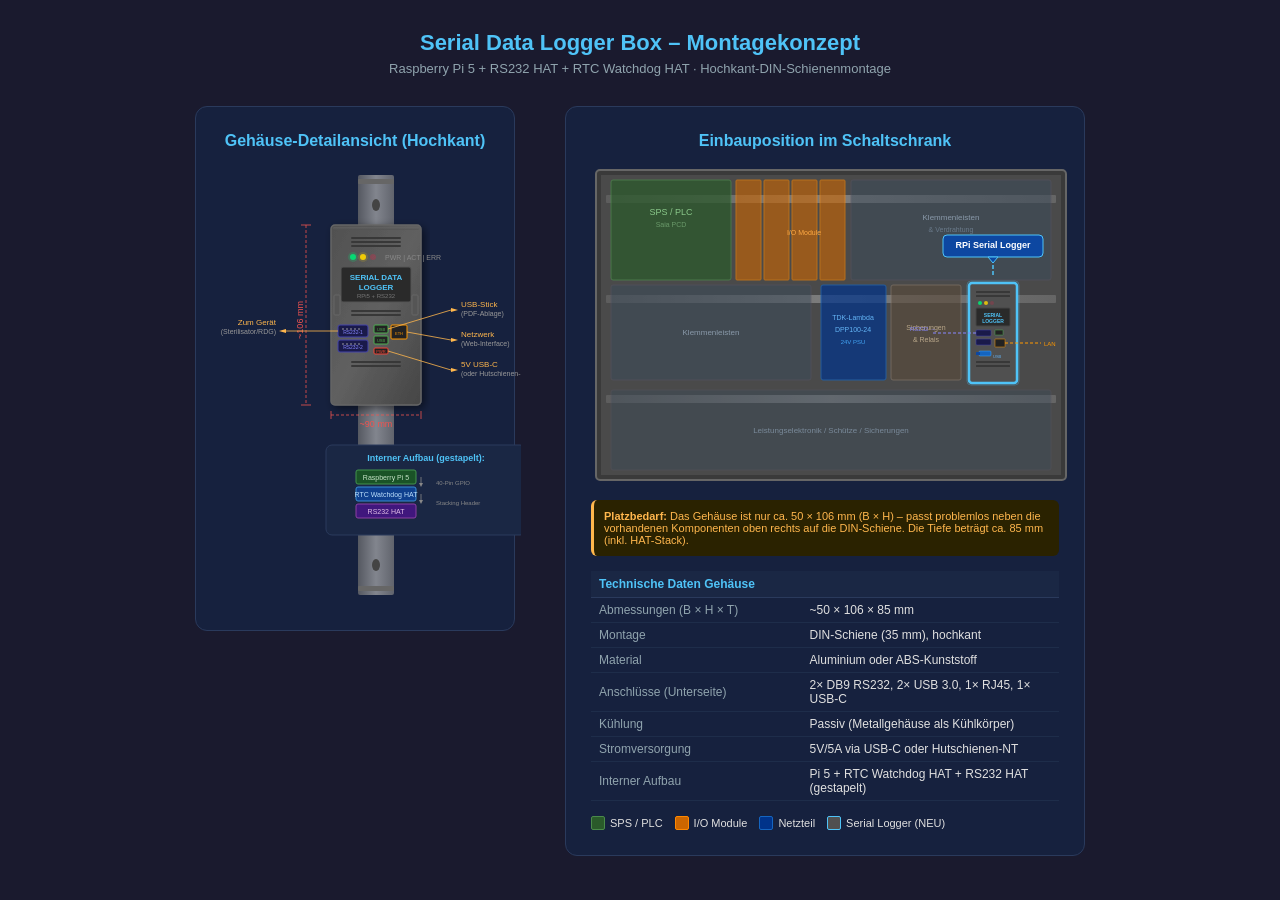
<file: reference/RaspberryPi_DINRail_Konzept.html>
<!DOCTYPE html>
<html lang="de">
<head>
<meta charset="UTF-8">
<title>Raspberry Pi Serial Logger – DIN-Schienen-Montage</title>
<style>
* { margin: 0; padding: 0; box-sizing: border-box; }
body { background: #1a1a2e; font-family: 'Segoe UI', Arial, sans-serif; color: #e0e0e0; min-height: 100vh; display: flex; flex-direction: column; align-items: center; padding: 30px; }
h1 { font-size: 22px; color: #4fc3f7; margin-bottom: 5px; }
.subtitle { font-size: 13px; color: #90a4ae; margin-bottom: 30px; }

.container { display: flex; gap: 50px; flex-wrap: wrap; justify-content: center; align-items: flex-start; }

.panel { background: #16213e; border-radius: 12px; padding: 25px; border: 1px solid #2a3a5c; }
.panel h2 { font-size: 16px; color: #4fc3f7; margin-bottom: 15px; text-align: center; }

/* === VERTICAL BOX DETAIL VIEW === */
.box-detail { width: 320px; }
.box-container { position: relative; margin: 0 auto; width: 100px; }

.din-rail-v {
  position: absolute; left: 50%; transform: translateX(-50%);
  width: 42px; height: 420px; top: 0;
  background: linear-gradient(90deg, #8a8a8a, #c0c0c0, #a0a0a0);
  border-radius: 2px; z-index: 0;
  box-shadow: 2px 2px 8px rgba(0,0,0,0.5);
}
.din-rail-v::before, .din-rail-v::after {
  content: ''; position: absolute; width: 42px; height: 6px;
  background: linear-gradient(90deg, #707070, #999, #808080);
  border-radius: 1px;
}
.din-rail-v::before { top: 4px; }
.din-rail-v::after { bottom: 4px; }

.enclosure {
  position: relative; z-index: 1;
  width: 90px; height: 160px; margin: 30px auto 0;
  background: linear-gradient(135deg, #3a3a3a, #4a4a4a, #3a3a3a);
  border: 2px solid #555;
  border-radius: 4px;
  box-shadow: 3px 3px 12px rgba(0,0,0,0.6), inset 0 1px 0 rgba(255,255,255,0.1);
  display: flex; flex-direction: column; align-items: center; padding: 6px;
}

.vent-slots { display: flex; flex-direction: column; gap: 2px; margin-top: 4px; }
.vent-slot { width: 50px; height: 2px; background: #2a2a2a; border-radius: 1px; }

.label-area {
  background: #2a2a2a; border: 1px solid #555; border-radius: 2px;
  width: 70px; height: 30px; margin-top: 6px;
  display: flex; align-items: center; justify-content: center;
  font-size: 7px; color: #4fc3f7; text-align: center; line-height: 1.2;
}

.led-row { display: flex; gap: 6px; margin-top: 6px; }
.led { width: 5px; height: 5px; border-radius: 50%; }
.led-green { background: #00e676; box-shadow: 0 0 6px #00e676; }
.led-yellow { background: #ffd600; box-shadow: 0 0 6px #ffd600; }
.led-red { background: #ff1744; box-shadow: 0 0 4px #ff174466; opacity: 0.3; }

.port-area {
  margin-top: auto; width: 100%;
  display: flex; flex-direction: column; gap: 3px; align-items: center;
}

.port {
  width: 60px; height: 10px; background: #222;
  border: 1px solid #555; border-radius: 2px;
  display: flex; align-items: center; justify-content: center;
  font-size: 5px; color: #999;
}
.port-usb { width: 14px; height: 6px; background: #222; border: 1px solid #555; border-radius: 1px; }
.port-rj45 { width: 16px; height: 12px; background: #222; border: 1px solid #555; border-radius: 1px; }

.bottom-ports {
  display: flex; gap: 4px; margin-top: 2px; align-items: flex-end;
}

/* Connector labels */
.connector-label {
  position: absolute; font-size: 9px; color: #90a4ae;
  white-space: nowrap;
}

.enclosure-wrapper { position: relative; width: 260px; height: 420px; margin: 0 auto; }

.conn-left { left: -5px; transform: translateX(-100%); }
.conn-right { right: -5px; transform: translateX(100%); }

.conn-line {
  position: absolute; height: 1px; background: #4fc3f7; opacity: 0.5;
}

/* Arrow annotations */
.annotation {
  position: absolute; font-size: 9px; color: #ffb74d;
  display: flex; align-items: center; gap: 4px;
}
.arrow-line { width: 30px; height: 1px; background: #ffb74d; }

/* Dimensions */
.dim-v, .dim-h {
  position: absolute; font-size: 10px; color: #ef5350;
  display: flex; align-items: center;
}
.dim-line-v { width: 1px; background: #ef5350; opacity: 0.6; }
.dim-line-h { height: 1px; background: #ef5350; opacity: 0.6; }

/* === CABINET VIEW === */
.cabinet-view { width: 520px; }
.cabinet-img-container {
  position: relative; width: 480px; height: 320px;
  background: url('data:image/svg+xml,') #2a2a2a;
  border: 2px solid #444; border-radius: 6px; overflow: hidden;
}

/* Simplified cabinet drawing */
.cabinet-svg { width: 100%; height: 100%; }

/* Specs table */
.specs { margin-top: 15px; width: 100%; }
.specs table { width: 100%; border-collapse: collapse; font-size: 12px; }
.specs th { text-align: left; padding: 6px 8px; background: #1a2744; color: #4fc3f7; border-bottom: 1px solid #2a3a5c; }
.specs td { padding: 5px 8px; border-bottom: 1px solid #1e2d4a; }
.specs td:first-child { color: #90a4ae; width: 45%; }

.legend { margin-top: 15px; display: flex; flex-wrap: wrap; gap: 12px; font-size: 11px; }
.legend-item { display: flex; align-items: center; gap: 5px; }
.legend-color { width: 14px; height: 14px; border-radius: 2px; border: 1px solid #555; }

.note { margin-top: 15px; font-size: 11px; color: #ffb74d; background: #2a2200; padding: 10px; border-radius: 6px; border-left: 3px solid #ffb74d; }

/* Bottom section */
.exploded-view { margin-top: 30px; width: 100%; max-width: 900px; }
</style>
</head>
<body>

<h1>Serial Data Logger Box – Montagekonzept</h1>
<p class="subtitle">Raspberry Pi 5 + RS232 HAT + RTC Watchdog HAT · Hochkant-DIN-Schienenmontage</p>

<div class="container">

<!-- LEFT: Detailed vertical box -->
<div class="panel box-detail">
  <h2>Gehäuse-Detailansicht (Hochkant)</h2>

  <svg width="300" height="440" viewBox="0 0 300 440" style="display:block; margin:0 auto;">
    <!-- DIN Rail vertical -->
    <defs>
      <linearGradient id="railGrad" x1="0" y1="0" x2="1" y2="0">
        <stop offset="0%" stop-color="#707070"/>
        <stop offset="50%" stop-color="#b0b0b0"/>
        <stop offset="100%" stop-color="#808080"/>
      </linearGradient>
      <linearGradient id="caseGrad" x1="0" y1="0" x2="1" y2="1">
        <stop offset="0%" stop-color="#505050"/>
        <stop offset="50%" stop-color="#606060"/>
        <stop offset="100%" stop-color="#454545"/>
      </linearGradient>
      <linearGradient id="caseTop" x1="0" y1="0" x2="0" y2="1">
        <stop offset="0%" stop-color="#686868"/>
        <stop offset="100%" stop-color="#505050"/>
      </linearGradient>
      <filter id="shadow">
        <feDropShadow dx="3" dy="3" stdDeviation="4" flood-opacity="0.5"/>
      </filter>
    </defs>

    <!-- DIN Rail -->
    <rect x="137" y="10" width="36" height="420" rx="2" fill="url(#railGrad)" opacity="0.7"/>
    <rect x="137" y="14" width="36" height="5" rx="1" fill="#666"/>
    <rect x="137" y="421" width="36" height="5" rx="1" fill="#666"/>
    <!-- Rail holes -->
    <ellipse cx="155" cy="40" rx="4" ry="6" fill="#444"/>
    <ellipse cx="155" cy="400" rx="4" ry="6" fill="#444"/>

    <!-- Enclosure body -->
    <rect x="110" y="60" width="90" height="180" rx="4" fill="url(#caseGrad)" filter="url(#shadow)" stroke="#666" stroke-width="1.5"/>
    <!-- Top highlight -->
    <rect x="112" y="62" width="86" height="3" rx="1" fill="url(#caseTop)" opacity="0.6"/>

    <!-- Vent slots top -->
    <rect x="130" y="72" width="50" height="2" rx="1" fill="#383838"/>
    <rect x="130" y="76" width="50" height="2" rx="1" fill="#383838"/>
    <rect x="130" y="80" width="50" height="2" rx="1" fill="#383838"/>

    <!-- Status LEDs -->
    <circle cx="132" cy="92" r="3" fill="#00e676" opacity="0.9"/>
    <circle cx="132" cy="92" r="5" fill="#00e676" opacity="0.2"/>
    <circle cx="142" cy="92" r="3" fill="#ffd600" opacity="0.9"/>
    <circle cx="142" cy="92" r="5" fill="#ffd600" opacity="0.15"/>
    <circle cx="152" cy="92" r="3" fill="#ff1744" opacity="0.25"/>
    <text x="164" y="95" font-size="7" fill="#888">PWR | ACT | ERR</text>

    <!-- Label area -->
    <rect x="120" y="102" width="70" height="35" rx="2" fill="#2a2a2a" stroke="#555"/>
    <text x="155" y="115" text-anchor="middle" font-size="8" fill="#4fc3f7" font-weight="bold">SERIAL DATA</text>
    <text x="155" y="125" text-anchor="middle" font-size="8" fill="#4fc3f7" font-weight="bold">LOGGER</text>
    <text x="155" y="133" text-anchor="middle" font-size="6" fill="#777">RPi5 + RS232</text>

    <!-- Vent slots middle -->
    <rect x="130" y="145" width="50" height="2" rx="1" fill="#383838"/>
    <rect x="130" y="149" width="50" height="2" rx="1" fill="#383838"/>

    <!-- DIN Rail clip indicators -->
    <rect x="113" y="130" width="6" height="20" rx="1" fill="#555" stroke="#666"/>
    <rect x="191" y="130" width="6" height="20" rx="1" fill="#555" stroke="#666"/>

    <!-- Bottom connectors -->
    <!-- RS232 Port 1 (DB9) -->
    <rect x="117" y="160" width="30" height="12" rx="2" fill="#1a1a4a" stroke="#4444aa"/>
    <text x="132" y="169" text-anchor="middle" font-size="5" fill="#8888ff">RS232-1</text>
    <!-- Small pin dots -->
    <circle cx="122" cy="164" r="0.8" fill="#aaa"/>
    <circle cx="126" cy="164" r="0.8" fill="#aaa"/>
    <circle cx="130" cy="164" r="0.8" fill="#aaa"/>
    <circle cx="134" cy="164" r="0.8" fill="#aaa"/>
    <circle cx="138" cy="164" r="0.8" fill="#aaa"/>

    <!-- RS232 Port 2 (DB9) -->
    <rect x="117" y="175" width="30" height="12" rx="2" fill="#1a1a4a" stroke="#4444aa"/>
    <text x="132" y="184" text-anchor="middle" font-size="5" fill="#8888ff">RS232-2</text>
    <circle cx="122" cy="179" r="0.8" fill="#aaa"/>
    <circle cx="126" cy="179" r="0.8" fill="#aaa"/>
    <circle cx="130" cy="179" r="0.8" fill="#aaa"/>
    <circle cx="134" cy="179" r="0.8" fill="#aaa"/>
    <circle cx="138" cy="179" r="0.8" fill="#aaa"/>

    <!-- USB ports -->
    <rect x="153" y="160" width="14" height="8" rx="1" fill="#222" stroke="#4caf50"/>
    <text x="160" y="166" text-anchor="middle" font-size="4" fill="#4caf50">USB</text>

    <rect x="153" y="171" width="14" height="8" rx="1" fill="#222" stroke="#4caf50"/>
    <text x="160" y="177" text-anchor="middle" font-size="4" fill="#4caf50">USB</text>

    <!-- Ethernet -->
    <rect x="170" y="160" width="16" height="14" rx="1" fill="#222" stroke="#ff9800"/>
    <text x="178" y="170" text-anchor="middle" font-size="4" fill="#ff9800">ETH</text>

    <!-- USB-C Power -->
    <rect x="153" y="183" width="14" height="6" rx="1" fill="#222" stroke="#f44336"/>
    <text x="160" y="188" text-anchor="middle" font-size="4" fill="#f44336">PWR</text>

    <!-- Vent slots bottom -->
    <rect x="130" y="196" width="50" height="2" rx="1" fill="#383838"/>
    <rect x="130" y="200" width="50" height="2" rx="1" fill="#383838"/>

    <!-- Dimension arrows -->
    <!-- Height -->
    <line x1="85" y1="60" x2="85" y2="240" stroke="#ef5350" stroke-width="0.8" stroke-dasharray="3,2"/>
    <line x1="80" y1="60" x2="90" y2="60" stroke="#ef5350" stroke-width="0.8"/>
    <line x1="80" y1="240" x2="90" y2="240" stroke="#ef5350" stroke-width="0.8"/>
    <text x="82" y="155" text-anchor="middle" font-size="9" fill="#ef5350" transform="rotate(-90,82,155)">~106 mm</text>

    <!-- Width -->
    <line x1="110" y1="250" x2="200" y2="250" stroke="#ef5350" stroke-width="0.8" stroke-dasharray="3,2"/>
    <line x1="110" y1="246" x2="110" y2="254" stroke="#ef5350" stroke-width="0.8"/>
    <line x1="200" y1="246" x2="200" y2="254" stroke="#ef5350" stroke-width="0.8"/>
    <text x="155" y="262" text-anchor="middle" font-size="9" fill="#ef5350">~90 mm</text>

    <!-- Annotations -->
    <!-- RS232 arrow -->
    <line x1="117" y1="166" x2="65" y2="166" stroke="#ffb74d" stroke-width="0.8"/>
    <polygon points="65,164 65,168 58,166" fill="#ffb74d"/>
    <text x="55" y="160" text-anchor="end" font-size="8" fill="#ffb74d">Zum Gerät</text>
    <text x="55" y="169" text-anchor="end" font-size="7" fill="#999">(Sterilisator/RDG)</text>

    <!-- USB Stick arrow -->
    <line x1="167" y1="164" x2="230" y2="145" stroke="#ffb74d" stroke-width="0.8"/>
    <polygon points="230,143 230,147 237,145" fill="#ffb74d"/>
    <text x="240" y="142" font-size="8" fill="#ffb74d">USB-Stick</text>
    <text x="240" y="151" font-size="7" fill="#999">(PDF-Ablage)</text>

    <!-- Ethernet arrow -->
    <line x1="186" y1="167" x2="230" y2="175" stroke="#ffb74d" stroke-width="0.8"/>
    <polygon points="230,173 230,177 237,175" fill="#ffb74d"/>
    <text x="240" y="172" font-size="8" fill="#ffb74d">Netzwerk</text>
    <text x="240" y="181" font-size="7" fill="#999">(Web-Interface)</text>

    <!-- Power arrow -->
    <line x1="167" y1="186" x2="230" y2="205" stroke="#ffb74d" stroke-width="0.8"/>
    <polygon points="230,203 230,207 237,205" fill="#ffb74d"/>
    <text x="240" y="202" font-size="8" fill="#ffb74d">5V USB-C</text>
    <text x="240" y="211" font-size="7" fill="#999">(oder Hutschienen-NT)</text>

    <!-- Internal stack label -->
    <rect x="105" y="280" width="200" height="90" rx="6" fill="#1a2744" stroke="#2a3a5c"/>
    <text x="205" y="296" text-anchor="middle" font-size="9" fill="#4fc3f7" font-weight="bold">Interner Aufbau (gestapelt):</text>

    <!-- Stack visualization -->
    <rect x="135" y="305" width="60" height="14" rx="2" fill="#1b5e20" stroke="#4caf50" opacity="0.8"/>
    <text x="165" y="315" text-anchor="middle" font-size="7" fill="#c8e6c9">Raspberry Pi 5</text>

    <rect x="135" y="322" width="60" height="14" rx="2" fill="#0d47a1" stroke="#42a5f5" opacity="0.8"/>
    <text x="165" y="332" text-anchor="middle" font-size="7" fill="#bbdefb">RTC Watchdog HAT</text>

    <rect x="135" y="339" width="60" height="14" rx="2" fill="#4a148c" stroke="#ab47bc" opacity="0.8"/>
    <text x="165" y="349" text-anchor="middle" font-size="7" fill="#e1bee7">RS232 HAT</text>

    <!-- Stacking arrows -->
    <line x1="200" y1="312" x2="200" y2="318" stroke="#888" stroke-width="0.8"/>
    <polygon points="198,318 202,318 200,322" fill="#888"/>
    <line x1="200" y1="329" x2="200" y2="335" stroke="#888" stroke-width="0.8"/>
    <polygon points="198,335 202,335 200,339" fill="#888"/>

    <text x="215" y="320" font-size="6" fill="#888">40-Pin GPIO</text>
    <text x="215" y="340" font-size="6" fill="#888">Stacking Header</text>

  </svg>
</div>

<!-- RIGHT: Cabinet placement -->
<div class="panel cabinet-view">
  <h2>Einbauposition im Schaltschrank</h2>

  <svg width="480" height="320" viewBox="0 0 480 320" style="display:block; margin:0 auto;">
    <!-- Cabinet outline -->
    <rect x="5" y="5" width="470" height="310" rx="4" fill="#3a3a3a" stroke="#666" stroke-width="2"/>

    <!-- Cabinet interior background -->
    <rect x="10" y="10" width="460" height="300" fill="#4a4a4a"/>

    <!-- DIN Rails (horizontal) -->
    <rect x="15" y="30" width="450" height="8" rx="1" fill="url(#railGrad)" opacity="0.5"/>
    <rect x="15" y="130" width="450" height="8" rx="1" fill="url(#railGrad)" opacity="0.5"/>
    <rect x="15" y="230" width="450" height="8" rx="1" fill="url(#railGrad)" opacity="0.5"/>

    <!-- TOP ROW: PLC and IO modules -->
    <!-- PLC area (left) -->
    <rect x="20" y="15" width="120" height="100" rx="2" fill="#2a5a2a" stroke="#4a8a4a" opacity="0.7"/>
    <text x="80" y="50" text-anchor="middle" font-size="9" fill="#8ac88a">SPS / PLC</text>
    <text x="80" y="62" text-anchor="middle" font-size="7" fill="#6a9a6a">Saia PCD</text>

    <!-- IO modules -->
    <rect x="145" y="15" width="25" height="100" rx="1" fill="#cc6600" stroke="#ff8800" opacity="0.6"/>
    <rect x="173" y="15" width="25" height="100" rx="1" fill="#cc6600" stroke="#ff8800" opacity="0.6"/>
    <rect x="201" y="15" width="25" height="100" rx="1" fill="#cc6600" stroke="#ff8800" opacity="0.6"/>
    <rect x="229" y="15" width="25" height="100" rx="1" fill="#cc6600" stroke="#ff8800" opacity="0.6"/>
    <text x="213" y="70" text-anchor="middle" font-size="7" fill="#ffaa44">I/O Module</text>

    <!-- Terminal blocks top row -->
    <rect x="260" y="15" width="200" height="100" rx="2" fill="#3a4a5a" stroke="#556" opacity="0.5"/>
    <text x="360" y="55" text-anchor="middle" font-size="8" fill="#8a9aaa">Klemmenleisten</text>
    <text x="360" y="67" text-anchor="middle" font-size="7" fill="#6a7a8a">& Verdrahtung</text>

    <!-- MIDDLE ROW -->
    <!-- Klemmen -->
    <rect x="20" y="120" width="200" height="95" rx="2" fill="#3a4a5a" stroke="#556" opacity="0.5"/>
    <text x="120" y="170" text-anchor="middle" font-size="8" fill="#8a9aaa">Klemmenleisten</text>

    <!-- Power supply -->
    <rect x="230" y="120" width="65" height="95" rx="2" fill="#00338a" stroke="#1565c0" opacity="0.7"/>
    <text x="262" y="155" text-anchor="middle" font-size="7" fill="#64b5f6">TDK-Lambda</text>
    <text x="262" y="167" text-anchor="middle" font-size="7" fill="#64b5f6">DPP100-24</text>
    <text x="262" y="179" text-anchor="middle" font-size="6" fill="#42a5f5">24V PSU</text>

    <!-- Safety relays / breakers -->
    <rect x="300" y="120" width="70" height="95" rx="2" fill="#5a4a3a" stroke="#8a7a6a" opacity="0.6"/>
    <text x="335" y="165" text-anchor="middle" font-size="7" fill="#baa88a">Sicherungen</text>
    <text x="335" y="177" text-anchor="middle" font-size="7" fill="#baa88a">& Relais</text>

    <!-- ========= RASPBERRY PI BOX - highlighted ========= -->
    <rect x="378" y="118" width="48" height="100" rx="3" fill="#505050" stroke="#4fc3f7" stroke-width="2.5"/>
    <!-- Glow effect -->
    <rect x="376" y="116" width="52" height="104" rx="4" fill="none" stroke="#4fc3f7" stroke-width="1" opacity="0.3"/>

    <!-- Box details -->
    <rect x="385" y="126" width="34" height="2" rx="0.5" fill="#383838"/>
    <rect x="385" y="130" width="34" height="2" rx="0.5" fill="#383838"/>
    <!-- LEDs -->
    <circle cx="389" cy="138" r="2" fill="#00e676" opacity="0.9"/>
    <circle cx="395" cy="138" r="2" fill="#ffd600" opacity="0.8"/>
    <circle cx="401" cy="138" r="2" fill="#ff1744" opacity="0.2"/>
    <!-- Label -->
    <rect x="385" y="143" width="34" height="18" rx="1" fill="#2a2a2a" stroke="#444"/>
    <text x="402" y="152" text-anchor="middle" font-size="5" fill="#4fc3f7" font-weight="bold">SERIAL</text>
    <text x="402" y="158" text-anchor="middle" font-size="5" fill="#4fc3f7" font-weight="bold">LOGGER</text>
    <!-- Ports bottom -->
    <rect x="385" y="165" width="15" height="6" rx="1" fill="#1a1a4a" stroke="#4444aa" stroke-width="0.5"/>
    <rect x="385" y="174" width="15" height="6" rx="1" fill="#1a1a4a" stroke="#4444aa" stroke-width="0.5"/>
    <rect x="404" y="165" width="8" height="5" rx="0.5" fill="#222" stroke="#4caf50" stroke-width="0.5"/>
    <rect x="404" y="174" width="10" height="8" rx="0.5" fill="#222" stroke="#ff9800" stroke-width="0.5"/>
    <!-- USB stick -->
    <rect x="388" y="186" width="12" height="5" rx="1" fill="#1565c0" stroke="#42a5f5" stroke-width="0.5"/>
    <rect x="385" y="187" width="4" height="3" rx="0.5" fill="#0d47a1"/>
    <text x="402" y="193" font-size="4" fill="#64b5f6">USB</text>

    <rect x="385" y="196" width="34" height="2" rx="0.5" fill="#383838"/>
    <rect x="385" y="200" width="34" height="2" rx="0.5" fill="#383838"/>

    <!-- Pointer/callout -->
    <line x1="402" y1="110" x2="402" y2="90" stroke="#4fc3f7" stroke-width="1.5" stroke-dasharray="4,2"/>
    <rect x="352" y="70" width="100" height="22" rx="4" fill="#0d47a1" stroke="#4fc3f7"/>
    <text x="402" y="83" text-anchor="middle" font-size="9" fill="#fff" font-weight="bold">RPi Serial Logger</text>
    <polygon points="397,92 407,92 402,98" fill="#0d47a1" stroke="#4fc3f7" stroke-width="1"/>

    <!-- Cable annotations -->
    <!-- Serial cable going left -->
    <line x1="385" y1="168" x2="340" y2="168" stroke="#8888ff" stroke-width="1" stroke-dasharray="3,2"/>
    <text x="345" y="166" text-anchor="end" font-size="6" fill="#8888ff">RS232 →</text>

    <!-- Ethernet cable -->
    <line x1="414" y1="178" x2="450" y2="178" stroke="#ff9800" stroke-width="1" stroke-dasharray="3,2"/>
    <text x="453" y="181" font-size="6" fill="#ff9800">LAN</text>

    <!-- BOTTOM ROW -->
    <rect x="20" y="225" width="440" height="80" rx="2" fill="#3a4a5a" stroke="#556" opacity="0.4"/>
    <text x="240" y="268" text-anchor="middle" font-size="8" fill="#7a8a9a">Leistungselektronik / Schütze / Sicherungen</text>

  </svg>

  <div class="note">
    <strong>Platzbedarf:</strong> Das Gehäuse ist nur ca. 50 × 106 mm (B × H) – passt problemlos neben die vorhandenen Komponenten oben rechts auf die DIN-Schiene. Die Tiefe beträgt ca. 85 mm (inkl. HAT-Stack).
  </div>

  <div class="specs">
    <table>
      <tr><th colspan="2">Technische Daten Gehäuse</th></tr>
      <tr><td>Abmessungen (B × H × T)</td><td>~50 × 106 × 85 mm</td></tr>
      <tr><td>Montage</td><td>DIN-Schiene (35 mm), hochkant</td></tr>
      <tr><td>Material</td><td>Aluminium oder ABS-Kunststoff</td></tr>
      <tr><td>Anschlüsse (Unterseite)</td><td>2× DB9 RS232, 2× USB 3.0, 1× RJ45, 1× USB-C</td></tr>
      <tr><td>Kühlung</td><td>Passiv (Metallgehäuse als Kühlkörper)</td></tr>
      <tr><td>Stromversorgung</td><td>5V/5A via USB-C oder Hutschienen-NT</td></tr>
      <tr><td>Interner Aufbau</td><td>Pi 5 + RTC Watchdog HAT + RS232 HAT (gestapelt)</td></tr>
    </table>
  </div>

  <div class="legend">
    <div class="legend-item"><div class="legend-color" style="background:#2a5a2a; border-color:#4a8a4a;"></div>SPS / PLC</div>
    <div class="legend-item"><div class="legend-color" style="background:#cc6600; border-color:#ff8800;"></div>I/O Module</div>
    <div class="legend-item"><div class="legend-color" style="background:#00338a; border-color:#1565c0;"></div>Netzteil</div>
    <div class="legend-item"><div class="legend-color" style="background:#505050; border-color:#4fc3f7;"></div>Serial Logger (NEU)</div>
  </div>
</div>

</div>

</body>
</html>
</file>
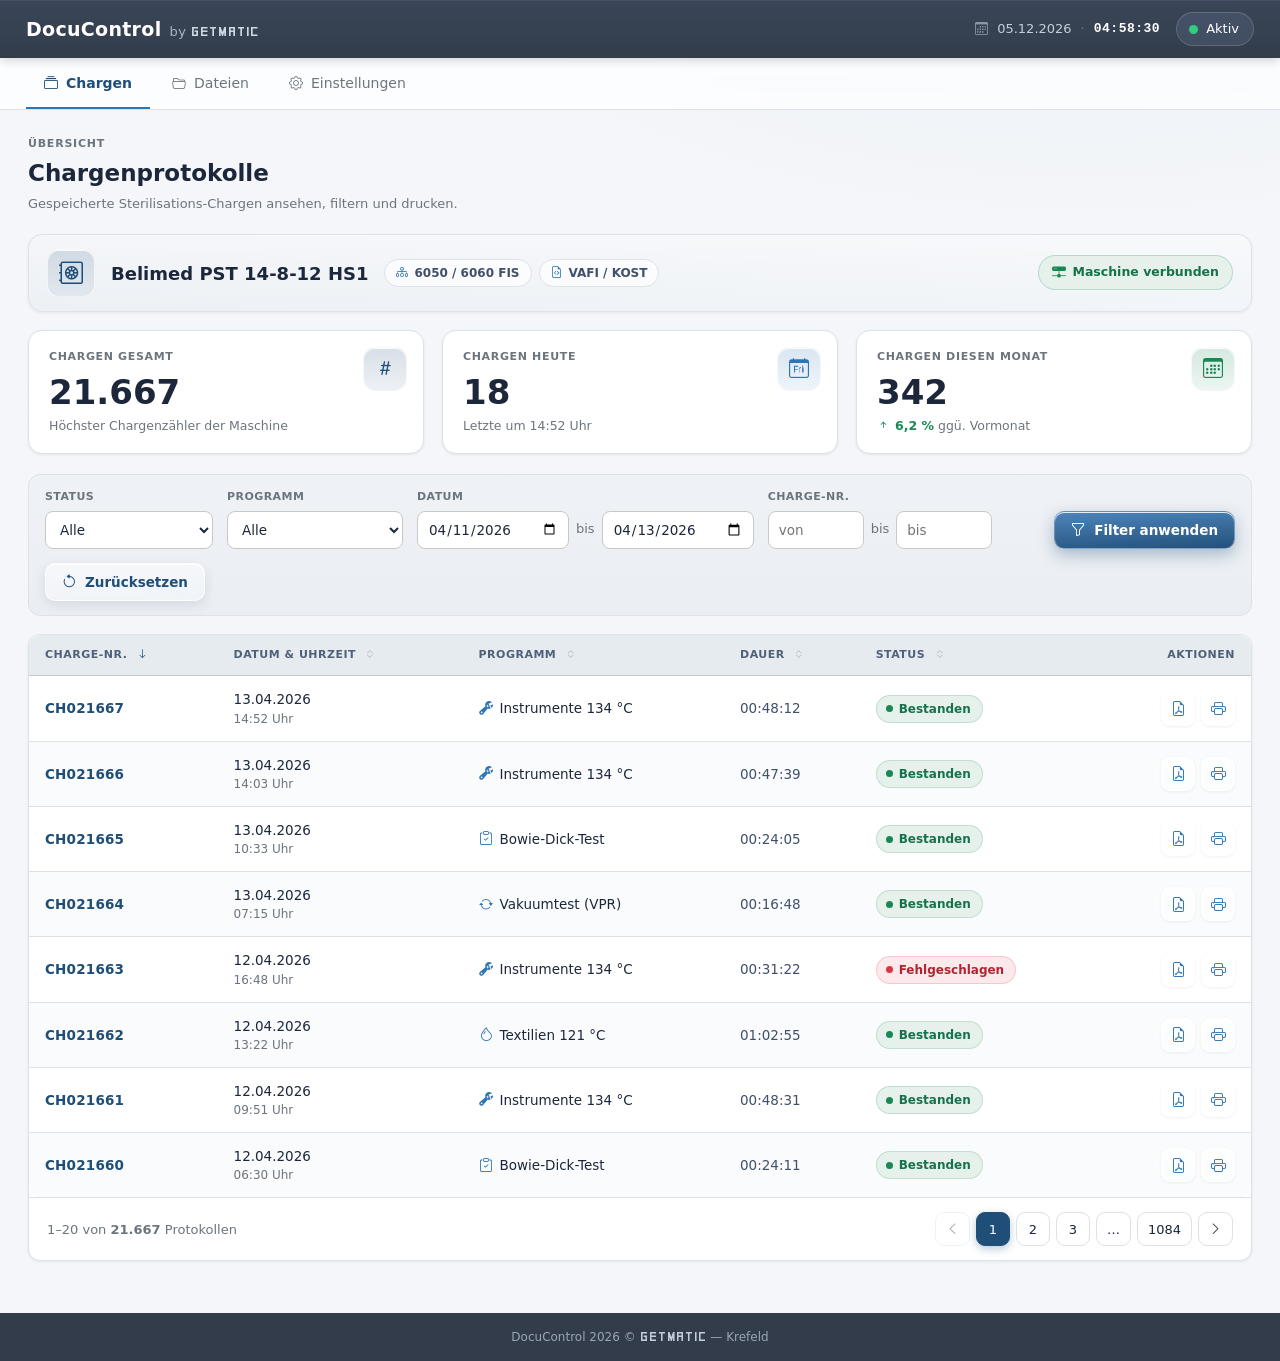
<file: reference/design_handoff_docucontrol_v3/DocuControl Dashboard v3.html>
<!DOCTYPE html>
<!-- @dsCard group="Brand" name="DocuControl Dashboard" subtitle="v3 — Chargen-Fokus, Dateien (TotalCommander), Einstellungen mit Sub-Tabs + Live Monitor, Liquid-Glass" -->
<html lang="de">
<head>
<meta charset="UTF-8">
<meta name="viewport" content="width=device-width, initial-scale=1.0">
<title>DocuControl 2026 — Dashboard</title>
<link href="https://cdn.jsdelivr.net/npm/bootstrap-icons@1.11.2/font/bootstrap-icons.css" rel="stylesheet">
<link href="colors_and_type.css" rel="stylesheet">
<link href="app/docucontrol.css" rel="stylesheet">
</head>
<body>

  <!-- ================= TOPBAR ================= -->
  <div class="topbar">
    <div class="brand">
      <span class="logo">DocuControl<span class="by">by <b>GeTmatic</b></span></span>
    </div>
    <div class="topbar-right">
      <span class="topbar-clock"><i class="bi bi-calendar3"></i> <span id="barDate">—</span><span class="sepdot">·</span><span class="bartime" id="barTime">--:--:--</span></span>
      <span class="conn-badge online" id="connBadge" title="Gerät betriebsbereit">
        <span class="dot"></span><span id="connText">Aktiv</span>
      </span>
    </div>
  </div>

  <!-- ================= NAV ================= -->
  <nav class="navstrip">
    <div class="tab active" data-view="dashboard"><i class="bi bi-collection"></i> Chargen</div>
    <div class="tab" data-view="dateien"><i class="bi bi-folder2-open"></i> Dateien</div>
    <div class="tab" data-view="einstellungen"><i class="bi bi-gear"></i> Einstellungen</div>
  </nav>

  <!-- ===================== DASHBOARD / CHARGEN ===================== -->
  <main class="page view active" id="view-dashboard" data-screen-label="Chargen">
    <div class="page-head">
      <div>
        <div class="over">Übersicht</div>
        <h1>Chargenprotokolle</h1>
        <div class="lede">Gespeicherte Sterilisations-Chargen ansehen, filtern und drucken.</div>
      </div>
    </div>

    <div class="machine-bar">
      <div class="mb-icon"><i class="bi bi-safe2"></i></div>
      <div class="mb-main">
        <div class="mb-name">Belimed PST 14-8-12 HS1</div>
      </div>
      <div class="mb-chips">
        <span class="chip"><i class="bi bi-diagram-3"></i> 6050 / 6060 FIS</span>
        <span class="chip"><i class="bi bi-file-earmark-code"></i> VAFI / KOST</span>
      </div>
      <span class="mb-status"><i class="bi bi-hdd-network-fill"></i> Maschine verbunden</span>
    </div>

    <div class="stat-row">
      <div class="stat">
        <div class="icon-tile navy"><i class="bi bi-hash"></i></div>
        <div class="label">Chargen gesamt</div>
        <div class="big">21.667</div>
        <div class="sub">Höchster Chargenzähler der Maschine</div>
      </div>
      <div class="stat">
        <div class="icon-tile blue"><i class="bi bi-calendar-day"></i></div>
        <div class="label">Chargen heute</div>
        <div class="big">18</div>
        <div class="sub">Letzte um 14:52 Uhr</div>
      </div>
      <div class="stat">
        <div class="icon-tile green"><i class="bi bi-calendar3"></i></div>
        <div class="label">Chargen diesen Monat</div>
        <div class="big">342</div>
        <div class="sub"><span class="trend up"><i class="bi bi-arrow-up-short"></i> 6,2 %</span> ggü. Vormonat</div>
      </div>
    </div>

    <div class="filterbar">
      <div class="fld">
        <label>Status</label>
        <select class="ctrl"><option>Alle</option><option>Bestanden</option><option>Fehlgeschlagen</option></select>
      </div>
      <div class="fld">
        <label>Programm</label>
        <select class="ctrl"><option>Alle</option><option>Instrumente 134 °C</option><option>Bowie-Dick-Test</option><option>Vakuumtest (VPR)</option><option>Textilien 121 °C</option></select>
      </div>
      <div class="fld">
        <label>Datum</label>
        <div class="range-pair">
          <input type="date" class="ctrl date" value="2026-04-11">
          <span class="sep">bis</span>
          <input type="date" class="ctrl date" value="2026-04-13">
        </div>
      </div>
      <div class="fld">
        <label>Charge-Nr.</label>
        <div class="range-pair">
          <input type="number" class="ctrl num" placeholder="von">
          <span class="sep">bis</span>
          <input type="number" class="ctrl num" placeholder="bis">
        </div>
      </div>
      <div class="spacer"></div>
      <button class="btn btn-primary"><i class="bi bi-funnel"></i> Filter anwenden</button>
      <button class="btn btn-glass" onclick="resetFilters(this)"><i class="bi bi-arrow-counterclockwise"></i> Zurücksetzen</button>
    </div>

    <div class="card">
      <div class="table-wrap">
        <table class="data">
          <thead>
            <tr>
              <th class="sorted">Charge-Nr. <i class="bi bi-arrow-down sort"></i></th>
              <th>Datum &amp; Uhrzeit <i class="bi bi-chevron-expand sort"></i></th>
              <th>Programm <i class="bi bi-chevron-expand sort"></i></th>
              <th>Dauer <i class="bi bi-chevron-expand sort"></i></th>
              <th>Status <i class="bi bi-chevron-expand sort"></i></th>
              <th class="right">Aktionen</th>
            </tr>
          </thead>
          <tbody>
            <tr>
              <td><span class="charge">CH021667</span></td>
              <td><div class="dt-main">13.04.2026</div><div class="dt-sub">14:52 Uhr</div></td>
              <td><span class="prog-tag"><i class="bi bi-wrench-adjustable ic"></i> Instrumente 134 °C</span></td>
              <td class="dur">00:48:12</td>
              <td><span class="badge ok"><span class="bdot"></span> Bestanden</span></td>
              <td class="right"><div class="act"><button class="icon-btn" title="PDF herunterladen"><i class="bi bi-file-earmark-pdf"></i></button><button class="icon-btn" title="Drucken"><i class="bi bi-printer"></i></button></div></td>
            </tr>
            <tr>
              <td><span class="charge">CH021666</span></td>
              <td><div class="dt-main">13.04.2026</div><div class="dt-sub">14:03 Uhr</div></td>
              <td><span class="prog-tag"><i class="bi bi-wrench-adjustable ic"></i> Instrumente 134 °C</span></td>
              <td class="dur">00:47:39</td>
              <td><span class="badge ok"><span class="bdot"></span> Bestanden</span></td>
              <td class="right"><div class="act"><button class="icon-btn" title="PDF herunterladen"><i class="bi bi-file-earmark-pdf"></i></button><button class="icon-btn" title="Drucken"><i class="bi bi-printer"></i></button></div></td>
            </tr>
            <tr>
              <td><span class="charge">CH021665</span></td>
              <td><div class="dt-main">13.04.2026</div><div class="dt-sub">10:33 Uhr</div></td>
              <td><span class="prog-tag"><i class="bi bi-clipboard-check ic"></i> Bowie-Dick-Test</span></td>
              <td class="dur">00:24:05</td>
              <td><span class="badge ok"><span class="bdot"></span> Bestanden</span></td>
              <td class="right"><div class="act"><button class="icon-btn" title="PDF herunterladen"><i class="bi bi-file-earmark-pdf"></i></button><button class="icon-btn" title="Drucken"><i class="bi bi-printer"></i></button></div></td>
            </tr>
            <tr>
              <td><span class="charge">CH021664</span></td>
              <td><div class="dt-main">13.04.2026</div><div class="dt-sub">07:15 Uhr</div></td>
              <td><span class="prog-tag"><i class="bi bi-arrow-repeat ic"></i> Vakuumtest (VPR)</span></td>
              <td class="dur">00:16:48</td>
              <td><span class="badge ok"><span class="bdot"></span> Bestanden</span></td>
              <td class="right"><div class="act"><button class="icon-btn" title="PDF herunterladen"><i class="bi bi-file-earmark-pdf"></i></button><button class="icon-btn" title="Drucken"><i class="bi bi-printer"></i></button></div></td>
            </tr>
            <tr>
              <td><span class="charge">CH021663</span></td>
              <td><div class="dt-main">12.04.2026</div><div class="dt-sub">16:48 Uhr</div></td>
              <td><span class="prog-tag"><i class="bi bi-wrench-adjustable ic"></i> Instrumente 134 °C</span></td>
              <td class="dur">00:31:22</td>
              <td><span class="badge fail"><span class="bdot"></span> Fehlgeschlagen</span></td>
              <td class="right"><div class="act"><button class="icon-btn" title="PDF herunterladen"><i class="bi bi-file-earmark-pdf"></i></button><button class="icon-btn" title="Drucken"><i class="bi bi-printer"></i></button></div></td>
            </tr>
            <tr>
              <td><span class="charge">CH021662</span></td>
              <td><div class="dt-main">12.04.2026</div><div class="dt-sub">13:22 Uhr</div></td>
              <td><span class="prog-tag"><i class="bi bi-droplet ic"></i> Textilien 121 °C</span></td>
              <td class="dur">01:02:55</td>
              <td><span class="badge ok"><span class="bdot"></span> Bestanden</span></td>
              <td class="right"><div class="act"><button class="icon-btn" title="PDF herunterladen"><i class="bi bi-file-earmark-pdf"></i></button><button class="icon-btn" title="Drucken"><i class="bi bi-printer"></i></button></div></td>
            </tr>
            <tr>
              <td><span class="charge">CH021661</span></td>
              <td><div class="dt-main">12.04.2026</div><div class="dt-sub">09:51 Uhr</div></td>
              <td><span class="prog-tag"><i class="bi bi-wrench-adjustable ic"></i> Instrumente 134 °C</span></td>
              <td class="dur">00:48:31</td>
              <td><span class="badge ok"><span class="bdot"></span> Bestanden</span></td>
              <td class="right"><div class="act"><button class="icon-btn" title="PDF herunterladen"><i class="bi bi-file-earmark-pdf"></i></button><button class="icon-btn" title="Drucken"><i class="bi bi-printer"></i></button></div></td>
            </tr>
            <tr>
              <td><span class="charge">CH021660</span></td>
              <td><div class="dt-main">12.04.2026</div><div class="dt-sub">06:30 Uhr</div></td>
              <td><span class="prog-tag"><i class="bi bi-clipboard-check ic"></i> Bowie-Dick-Test</span></td>
              <td class="dur">00:24:11</td>
              <td><span class="badge ok"><span class="bdot"></span> Bestanden</span></td>
              <td class="right"><div class="act"><button class="icon-btn" title="PDF herunterladen"><i class="bi bi-file-earmark-pdf"></i></button><button class="icon-btn" title="Drucken"><i class="bi bi-printer"></i></button></div></td>
            </tr>
          </tbody>
        </table>
      </div>
      <div class="table-foot">
        <span>1–20 von <strong>21.667</strong> Protokollen</span>
        <div class="pager">
          <span class="pg disabled"><i class="bi bi-chevron-left"></i></span>
          <span class="pg active">1</span>
          <span class="pg">2</span>
          <span class="pg">3</span>
          <span class="pg">…</span>
          <span class="pg">1084</span>
          <span class="pg"><i class="bi bi-chevron-right"></i></span>
        </div>
      </div>
    </div>
  </main>

  <!-- ===================== DATEIEN ===================== -->
  <main class="page view" id="view-dateien" data-screen-label="Dateien">
    <div class="page-head">
      <div>
        <div class="over">Speicher</div>
        <h1>Dateien</h1>
        <div class="lede">Protokolle zwischen internem Speicher und USB verwalten — markieren, kopieren, verschieben, löschen.</div>
      </div>
    </div>

    <div class="fm-toolbar">
      <button class="btn btn-glass" id="btnCopy"><i class="dir bi bi-arrow-right"></i> Kopieren nach <span id="toDest">USB</span></button>
      <button class="btn btn-glass" id="btnMove"><i class="dir bi bi-arrow-right"></i> Verschieben</button>
      <button class="btn btn-outline-danger" id="btnDelete"><i class="bi bi-trash"></i> Löschen</button>
      <button class="btn btn-glass btn-sm" id="btnRefresh"><i class="bi bi-arrow-repeat"></i> Aktualisieren</button>
      <span class="hint"><i class="bi bi-info-circle"></i> Klick markiert · Strg/⌘+Klick für Mehrfachauswahl</span>
    </div>

    <div class="fm-grid">
      <!-- internal -->
      <div class="pane focused" id="pane-internal">
        <div class="pane-head">
          <span class="loc"><i class="bi bi-hdd"></i> Interner Speicher</span>
        </div>
        <div class="pane-storage">
          <div class="top"><span>Belegt</span><span class="used">12,4 GB / 32 GB</span></div>
          <div class="meter"><div class="fill" style="width:39%"></div></div>
        </div>
        <div class="fm-list">
          <table>
            <thead><tr><th>Dateiname</th><th>Datum</th><th class="right">Größe</th><th class="right">Aktionen</th></tr></thead>
            <tbody></tbody>
          </table>
        </div>
        <div class="pane-foot">
          <span class="count">0 Dateien</span>
          <span class="selinfo"></span>
        </div>
      </div>

      <!-- usb -->
      <div class="pane" id="pane-usb">
        <div class="pane-head">
          <span class="loc"><i class="bi bi-usb-drive"></i> USB / Externer Speicher</span>
          <span class="spacer"></span>
          <span class="usb-status"><span class="dot"></span> <span>Verbunden</span></span>
          <button class="btn btn-glass btn-sm" id="usbToggle" style="margin-left:10px;">USB trennen (Demo)</button>
        </div>
        <div class="pane-storage">
          <div class="top"><span>Belegt</span><span class="used">3,1 GB / 16 GB</span></div>
          <div class="meter"><div class="fill" style="width:19%"></div></div>
        </div>
        <div class="fm-list">
          <table>
            <thead><tr><th>Dateiname</th><th>Datum</th><th class="right">Größe</th><th class="right">Aktionen</th></tr></thead>
            <tbody></tbody>
          </table>
        </div>
        <div class="pane-foot">
          <span class="count">0 Dateien</span>
          <span class="selinfo"></span>
        </div>
      </div>
    </div>
  </main>

  <!-- ===================== EINSTELLUNGEN ===================== -->
  <main class="page view" id="view-einstellungen" data-screen-label="Einstellungen">
    <div class="page-head">
      <div>
        <div class="over">Konfiguration</div>
        <h1>Einstellungen</h1>
      </div>
    </div>

    <div class="set-layout">
      <!-- sub-navigation -->
      <aside class="subnav">
        <button class="sub active" data-sub="monitor"><i class="bi bi-activity"></i> Live Monitor</button>
        <button class="sub" data-sub="machine"><i class="bi bi-safe2"></i> Maschine</button>
        <button class="sub" data-sub="network"><i class="bi bi-hdd-network"></i> Netzwerkverbindungen</button>
        <button class="sub" data-sub="printer"><i class="bi bi-printer"></i> USB-Drucker</button>
        <button class="sub" data-sub="protocol"><i class="bi bi-file-earmark-text"></i> Protokolleinstellungen</button>
        <button class="sub" data-sub="clock"><i class="bi bi-clock-history"></i> Uhrzeit</button>
        <button class="sub" data-sub="system"><i class="bi bi-info-circle"></i> Systeminfo</button>
      </aside>

      <div>
        <!-- ---------- LIVE MONITOR ---------- -->
        <section class="subview active" id="sub-monitor" data-screen-label="Einstellungen · Live Monitor">
          <div class="card">
            <div class="card-head">
              <span class="ttl"><i class="bi bi-activity"></i> Live Monitor — Serielle Schnittstelle</span>
              <span class="conn-badge online" style="background:var(--success-soft); border-color:rgba(25,135,84,0.2); color:#15724a; backdrop-filter:none;"><span class="dot" style="background:var(--success-strong)"></span> Verbunden</span>
            </div>
            <div class="card-body">
              <div class="monitor-head">
                <span class="monitor-meta"><i class="bi bi-plug"></i> Port: <span class="mono">/dev/ttyUSB0</span></span>
                <span class="monitor-meta"><i class="bi bi-sliders"></i> <span class="mono">9600 Baud · 8N1</span></span>
                <span class="spacer"></span>
                <label class="set-row" style="padding:0; border:0; gap:8px;"><span style="font-size:12.5px; color:var(--muted); font-weight:600;">Auto-Scroll</span>
                  <span class="switch" style="width:42px; height:24px;"><input type="checkbox" id="monAuto" checked><span class="track" style=""></span></span>
                </label>
                <button class="btn btn-glass btn-sm" id="monPause"><i class="bi bi-pause-fill"></i> Pause</button>
                <button class="btn btn-glass btn-sm" id="monClear"><i class="bi bi-eraser"></i> Leeren</button>
              </div>
              <div class="term">
                <div class="term-bar">
                  <span class="lights"><i></i><i></i><i></i></span>
                  <span class="ttl">sterilisator — RX-Stream</span>
                  <span class="live"><span class="dot"></span> LIVE</span>
                </div>
                <div class="term-body" id="termBody"></div>
              </div>
              <div class="warn-banner" style="background:#eef4fb; border-color:#cfe1f5; color:#2c5a86; margin-top:14px;">
                <i class="bi bi-info-circle-fill"></i>
                <div>Der Live Monitor zeigt die Rohdaten des Sterilisators in Echtzeit. Neue abgeschlossene Chargen werden automatisch als Protokoll gespeichert und erscheinen unter <b>Chargen</b>.</div>
              </div>
            </div>
          </div>
        </section>

        <!-- ---------- MASCHINE ---------- -->
        <section class="subview" id="sub-machine" data-screen-label="Einstellungen · Maschine">
          <div class="machine-bar" style="margin-bottom:18px;">
            <div class="mb-icon"><i class="bi bi-safe2"></i></div>
            <div class="mb-main">
              <div class="mb-name">Belimed PST 14-8-12 HS1</div>
            </div>
            <div class="mb-chips">
              <span class="chip"><i class="bi bi-diagram-3"></i> 6050 / 6060 FIS</span>
              <span class="chip"><i class="bi bi-file-earmark-code"></i> VAFI / KOST</span>
            </div>
            <span class="mb-status"><i class="bi bi-hdd-network-fill"></i> Maschine verbunden</span>
          </div>
          <div class="card">
            <div class="card-head"><span class="ttl"><i class="bi bi-safe2"></i> Maschineninformationen</span></div>
            <div class="card-body">
              <div class="deflist">
                <div class="di"><span class="k">Hersteller</span><span class="v">Belimed</span></div>
                <div class="di"><span class="k">Maschinentyp</span><span class="v mono">PST 14-8-12 HS1</span></div>
                <div class="di"><span class="k">Datenschnittstelle</span><span class="v mono">6050 / 6060 FIS</span></div>
                <div class="di"><span class="k">Protokollformat</span><span class="v mono">VAFI / KOST</span></div>
                <div class="di"><span class="k">Maschinentyp-Klasse</span><span class="v">Dampf-Großsterilisator</span></div>
                <div class="di"><span class="k">Verbindung</span><span class="v mono">/dev/ttyUSB0 · 9600 8N1</span></div>
                <div class="di"><span class="k">Status</span><span class="v"><span class="pill-status on" style="padding:3px 10px;"><span class="dot"></span> Aktiv</span></span></div>
              </div>
              <div class="warn-banner" style="background:#eef4fb; border-color:#cfe1f5; color:#2c5a86; margin-top:16px;">
                <i class="bi bi-info-circle-fill"></i>
                <div>DocuControl ist fest für diese Maschine konfiguriert und liest deren Protokolle über die <b>VAFI/KOST</b>-Schnittstelle. Den Live-Datenstrom finden Sie unter <b>Live Monitor</b>.</div>
              </div>
            </div>
          </div>
        </section>

        <!-- ---------- NETZWERK ---------- -->
        <section class="subview" id="sub-network" data-screen-label="Einstellungen · Netzwerk">
          <div class="card">
            <div class="card-head"><span class="ttl"><i class="bi bi-hdd-network"></i> Netzwerkverbindungen</span></div>
            <div class="card-body">
              <div class="sub-title">IP-Konfiguration</div>
              <div class="set-row">
                <div class="info"><div class="name">IP-Bezug</div><div class="desc">Adresse automatisch beziehen (DHCP) oder fest vergeben (statisch).</div></div>
                <div class="segmented" id="ipModeSeg">
                  <button class="active" data-mode="dhcp"><i class="bi bi-magic"></i> DHCP</button>
                  <button data-mode="static"><i class="bi bi-pin-map"></i> Statisch</button>
                </div>
              </div>

              <div id="dhcpNote" class="warn-banner" style="background:#eef4fb; border-color:#cfe1f5; color:#2c5a86;">
                <i class="bi bi-info-circle-fill"></i>
                <div>Aktuell wird die Adresse automatisch vom Router bezogen: <b class="mono-ip" style="font-size:13.5px;">192.168.178.83</b></div>
              </div>

              <div class="grid-2" style="margin-top:14px;">
                <div class="set-field static-field"><label>IP-Adresse</label><input class="ctrl" id="staticIp" value="192.168.178.50" disabled></div>
                <div class="set-field static-field"><label>Subnetzmaske</label><input class="ctrl" value="255.255.255.0" disabled></div>
                <div class="set-field static-field"><label>Gateway</label><input class="ctrl" value="192.168.178.1" disabled></div>
                <div class="set-field static-field"><label>DNS-Server</label><input class="ctrl" value="192.168.178.1" disabled></div>
              </div>

              <div class="warn-banner" style="margin-top:16px;">
                <i class="bi bi-exclamation-triangle-fill"></i>
                <div><b>Achtung:</b> Eine Änderung der IP-Konfiguration trennt bestehende Verbindungen. DocuControl ist anschließend ggf. nur noch unter der <b>neuen Adresse</b> erreichbar. Notieren Sie die neue Adresse vor dem Speichern.</div>
              </div>

              <div style="display:flex; gap:10px; align-items:center; margin-top:16px;">
                <button class="btn btn-primary" id="saveNetwork"><i class="bi bi-check2-circle"></i> IP-Konfiguration speichern</button>
                <span id="netSaved" style="display:none; align-items:center; gap:6px; color:var(--success-strong); font-weight:600; font-size:13px;"><i class="bi bi-check-circle-fill"></i> Gespeichert</span>
              </div>

              <hr class="section-sep">
              <div class="sub-title">WLAN</div>
              <div class="set-row">
                <div class="info"><div class="name">Hotspot-Modus</div><div class="desc">Eigenes WLAN bereitstellen, um sich direkt mit DocuControl zu verbinden.</div></div>
                <label class="switch"><input type="checkbox" checked><span class="track"></span></label>
              </div>
              <div class="grid-2">
                <div class="set-field"><label>SSID</label><input class="ctrl" value="DocuControl-AP"></div>
                <div class="set-field"><label>Passwort</label><input class="ctrl" type="password" value="DocuPi2026"></div>
              </div>
              <div class="set-row" style="margin-top:6px;">
                <div class="info"><div class="name">WLAN-Client</div><div class="desc">Mit einem vorhandenen Netzwerk verbinden.</div></div>
                <span class="pill-status off"><span class="dot"></span> Getrennt</span>
              </div>
              <div class="grid-2">
                <div class="set-field"><label>SSID</label><input class="ctrl" placeholder="Netzwerkname"></div>
                <div class="set-field"><label>Passwort</label><input class="ctrl" type="password" placeholder="••••••••"></div>
              </div>
              <div style="display:flex; gap:10px; margin-top:16px;">
                <button class="btn btn-primary"><i class="bi bi-wifi"></i> Verbinden</button>
                <button class="btn btn-outline-danger"><i class="bi bi-arrow-clockwise"></i> Netzwerk neu starten</button>
              </div>
            </div>
          </div>
        </section>

        <!-- ---------- USB-DRUCKER ---------- -->
        <section class="subview" id="sub-printer" data-screen-label="Einstellungen · USB-Drucker">
          <div class="card">
            <div class="card-head"><span class="ttl"><i class="bi bi-printer"></i> USB-Drucker</span></div>
            <div class="card-body">
              <div class="set-row">
                <div class="info"><div class="name">Druckerstatus</div><div class="desc">Aktuell erkanntes Gerät am USB-Anschluss.</div></div>
                <span class="pill-status on"><span class="dot"></span> Bereit</span>
              </div>
              <div class="set-row">
                <div class="info"><div class="name">Erkannter Drucker</div><div class="desc">Brother QL-820NWB · Etiketten/Endlosdruck</div></div>
                <button class="btn btn-glass btn-sm"><i class="bi bi-search"></i> Erneut suchen</button>
              </div>
              <div class="set-row">
                <div class="info"><div class="name">Drucker aktiviert</div><div class="desc">Drucken im gesamten System aktivieren oder sperren.</div></div>
                <label class="switch"><input type="checkbox" checked><span class="track"></span></label>
              </div>
              <div class="set-row">
                <div class="info"><div class="name">Automatisch drucken bei neuem Protokoll</div><div class="desc">Jede abgeschlossene Charge wird sofort gedruckt.</div></div>
                <label class="switch"><input type="checkbox" checked><span class="track"></span></label>
              </div>
              <div class="set-row">
                <div class="info"><div class="name">Testseite</div><div class="desc">Eine Testseite zur Kontrolle ausgeben.</div></div>
                <button class="btn btn-glass"><i class="bi bi-file-earmark-text"></i> Testseite drucken</button>
              </div>
            </div>
          </div>
        </section>

        <!-- ---------- PROTOKOLLEINSTELLUNGEN ---------- -->
        <section class="subview" id="sub-protocol" data-screen-label="Einstellungen · Protokoll">
          <div class="card">
            <div class="card-head"><span class="ttl"><i class="bi bi-file-earmark-text"></i> Protokolleinstellungen</span></div>
            <div class="card-body">
              <div class="sub-title">Kopfdaten</div>
              <div class="grid-2">
                <div class="set-field"><label>Einrichtung / Klinik</label><input class="ctrl" value="Klinikum Krefeld — ZSVA"></div>
                <div class="set-field"><label>Standort / Abteilung</label><input class="ctrl" value="Aufbereitung OP 2"></div>
              </div>
              <div class="set-row" style="margin-top:8px;">
                <div class="info"><div class="name">Klinik-Logo auf Protokoll drucken</div><div class="desc">Logo erscheint im Kopf jedes PDF-Protokolls.</div></div>
                <label class="switch"><input type="checkbox" checked><span class="track"></span></label>
              </div>

              <hr class="section-sep">
              <div class="sub-title">PDF & Dateiname</div>
              <div class="grid-3">
                <div class="set-field"><label>Papierformat</label><select class="ctrl"><option>A4</option><option>A5</option><option>Endlos (Etikett)</option></select></div>
                <div class="set-field"><label>Sprache</label><select class="ctrl"><option>Deutsch</option><option>English</option></select></div>
                <div class="set-field"><label>Aufbewahrung</label><select class="ctrl"><option>10 Jahre</option><option>15 Jahre</option><option>Unbegrenzt</option></select></div>
              </div>
              <div class="set-row" style="margin-top:8px;">
                <div class="info"><div class="name">Chargennummer im Dateinamen</div><div class="desc">z. B. CH021667_Instrumente_134C_2026-04-13.pdf</div></div>
                <label class="switch"><input type="checkbox" checked><span class="track"></span></label>
              </div>
              <div class="set-row">
                <div class="info"><div class="name">Bediener-Kürzel abfragen</div><div class="desc">Vor dem Speichern nach dem Kürzel der freigebenden Person fragen.</div></div>
                <label class="switch"><input type="checkbox"><span class="track"></span></label>
              </div>
              <div style="margin-top:16px;"><button class="btn btn-primary"><i class="bi bi-check2-circle"></i> Speichern</button></div>
            </div>
          </div>
        </section>

        <!-- ---------- UHRZEIT ---------- -->
        <section class="subview" id="sub-clock" data-screen-label="Einstellungen · Uhrzeit">
          <div class="card">
            <div class="card-head"><span class="ttl"><i class="bi bi-clock-history"></i> Uhrzeit &amp; Echtzeituhr (RTC)</span></div>
            <div class="card-body">
              <div class="clock-grid">
                <div class="clock-card">
                  <div class="lbl"><i class="bi bi-display"></i> DocuControl-Systemzeit</div>
                  <div class="time" id="sysTime">--:--:--</div>
                  <div class="date" id="sysDate">—</div>
                </div>
                <div class="clock-card rtc">
                  <div class="lbl"><i class="bi bi-cpu"></i> Echtzeituhr (RTC, Hardware)</div>
                  <div class="time" id="rtcTime">--:--:--</div>
                  <div class="date" id="rtcDate">—</div>
                  <div class="drift ok"><i class="bi bi-check-circle-fill"></i> Abweichung +4 s · im Toleranzbereich</div>
                </div>
              </div>

              <hr class="section-sep">
              <div class="sub-title">RTC stellen</div>
              <div class="set-row">
                <div class="info"><div class="name">Zeit automatisch beziehen (NTP)</div><div class="desc">Synchronisiert System- und Echtzeituhr über das Netzwerk.</div></div>
                <label class="switch"><input type="checkbox"><span class="track"></span></label>
              </div>
              <div class="grid-3" style="margin-top:8px;">
                <div class="set-field"><label>Datum</label><input class="ctrl" type="date" value="2026-04-13"></div>
                <div class="set-field"><label>Uhrzeit</label><input class="ctrl" type="time" step="1" value="14:58:32"></div>
                <div class="set-field"><label>Zeitzone</label><select class="ctrl"><option>Europa/Berlin (MESZ)</option><option>UTC</option></select></div>
              </div>
              <div style="display:flex; gap:10px; align-items:center; margin-top:16px;">
                <button class="btn btn-primary" id="setRtc"><i class="bi bi-clock"></i> RTC stellen</button>
                <button class="btn btn-glass"><i class="bi bi-arrow-down-up"></i> Von Systemzeit übernehmen</button>
                <span id="rtcSaved" style="display:none; align-items:center; gap:6px; color:var(--success-strong); font-weight:600; font-size:13px;"><i class="bi bi-check-circle-fill"></i> RTC gestellt</span>
              </div>
            </div>
          </div>
        </section>

        <!-- ---------- SYSTEMINFO ---------- -->
        <section class="subview" id="sub-system" data-screen-label="Einstellungen · Systeminfo">
          <div class="card">
            <div class="card-head"><span class="ttl"><i class="bi bi-info-circle"></i> Systeminfo</span></div>
            <div class="card-body">
              <div class="deflist">
                <div class="di"><span class="k">Angeschlossene Maschine</span><span class="v">Belimed PST 14-8-12</span></div>
                <div class="di"><span class="k">Gerät</span><span class="v">DocuControl 2026</span></div>
                <div class="di"><span class="k">Modell (intern)</span><span class="v mono">DocuPi-3000</span></div>
                <div class="di"><span class="k">Seriennummer</span><span class="v mono">DCP-3000-26-00418</span></div>
                <div class="di"><span class="k">Software-Version</span><span class="v mono">v3.4.1</span></div>
                <div class="di"><span class="k">Firmware</span><span class="v mono">fw-2.18 (RPi)</span></div>
                <div class="di"><span class="k">Betriebssystem</span><span class="v mono">DocuOS 12 (Bookworm)</span></div>
                <div class="di"><span class="k">MAC-Adresse</span><span class="v mono">B8:27:EB:4A:1C:90</span></div>
                <div class="di"><span class="k">IP-Adresse</span><span class="v mono">192.168.178.83</span></div>
                <div class="di"><span class="k">Inbetriebnahme</span><span class="v">24.01.2026</span></div>
                <div class="di"><span class="k">Betriebszeit</span><span class="v">71 Tage, 04:18 h</span></div>
                <div class="di"><span class="k">Höchster Chargenzähler</span><span class="v mono">21.667</span></div>
                <div class="di"><span class="k">Interner Speicher</span><span class="v">12,4 / 32 GB</span></div>
              </div>
              <hr class="section-sep">
              <div style="display:flex; gap:10px; flex-wrap:wrap;">
                <button class="btn btn-glass"><i class="bi bi-arrow-repeat"></i> Nach Updates suchen</button>
                <button class="btn btn-glass"><i class="bi bi-download"></i> Diagnosebericht exportieren</button>
                <button class="btn btn-outline-danger"><i class="bi bi-power"></i> Gerät neu starten</button>
              </div>
            </div>
          </div>
        </section>
      </div>
    </div>
  </main>

  <footer>DocuControl 2026 © <b>GeTmatic</b> — Krefeld</footer>

  <!-- ================= MODALS ================= -->
  <div class="modal-overlay" id="modalDelete">
    <div class="modal">
      <div class="modal-head">
        <div class="mi danger"><i class="bi bi-trash"></i></div>
        <h3>Protokolle löschen?</h3>
      </div>
      <div class="modal-body">
        Möchten Sie <b id="delPlural">diese Protokolle</b> wirklich aus dem <b id="delLocation">Internen Speicher</b> löschen? Dieser Vorgang kann nicht rückgängig gemacht werden.
        <div class="filelist-mini" id="delFileList"></div>
      </div>
      <div class="modal-foot">
        <button class="btn btn-glass" onclick="hideModal('modalDelete')">Abbrechen</button>
        <button class="btn btn-danger" id="confirmDelete"><i class="bi bi-trash"></i> <span id="delCount">0</span> löschen</button>
      </div>
    </div>
  </div>

  <div class="modal-overlay" id="modalNetwork">
    <div class="modal">
      <div class="modal-head">
        <div class="mi warn"><i class="bi bi-exclamation-triangle"></i></div>
        <h3>IP-Konfiguration ändern?</h3>
      </div>
      <div class="modal-body">
        Sie stellen die Verbindung auf <b id="netModeLabel">statische</b> Konfiguration um. Neue Adresse: <b class="mono-ip" id="netIpLabel" style="font-size:13.5px;">192.168.178.50</b>.<br><br>
        Bestehende Verbindungen werden getrennt. DocuControl ist danach ggf. nur unter der neuen Adresse erreichbar.
      </div>
      <div class="modal-foot">
        <button class="btn btn-glass" onclick="hideModal('modalNetwork')">Abbrechen</button>
        <button class="btn btn-primary" id="confirmNetwork"><i class="bi bi-check2-circle"></i> Übernehmen</button>
      </div>
    </div>
  </div>

  <script src="app/docucontrol.js"></script>
</body>
</html>
</file>
<file: reference/design_handoff_docucontrol_v3/colors_and_type.css>
/* ============================================================
   DocuControl 2026 — Design System Foundations
   GeTmatic / DocuPi-3000 — sterilization & autoclave documentation
   Source of truth: src/web/base.html + dashboard.html + patches
   (lordboombastic/claude-workspace-docupi)
   ============================================================ */

/* ---------- BRAND DISPLAY FACE ----------
   'Square' — GeTmatic corporate wordmark typeface ONLY.
   All-caps, geometric. Used exclusively for the "GeTmatic"
   logo lockup — never for headings, readouts, body or tables. */
@font-face {
  font-family: 'Square';
  src: url('fonts/Square.ttf') format('truetype');
  font-weight: 400 700;
  font-display: swap;
}

:root {
  /* ---------- BRAND / PRIMARY ---------- */
  --docupi-blue:  #1f4e79;   /* primary navy — navbar, headers, headings, primary btn */
  --docupi-light: #2e75b6;   /* accent blue — links, secondary icons, focus */
  --docupi-bg:    #f4f6f9;   /* app background (cool off-white) */

  /* Tints of the primary, used for stat icon-boxes */
  --tint-blue:   rgba(31, 78, 121, 0.10);
  --tint-light:  rgba(46, 117, 182, 0.10);

  /* ---------- SEMANTIC STATUS ---------- */
  --success:        #28a745;  /* online dot, success meters, OK */
  --success-strong: #198754;  /* solid success (badges/buttons) */
  --success-2:      #20c997;  /* meter gradient end */
  --success-bg:     #f0fdf4;  /* "last PDF" panel bg */
  --success-border: #bbf7d0;
  --tint-success:   rgba(40, 167, 69, 0.10);

  --danger:        #dc3545;   /* offline dot, errors, destructive */
  --danger-2:      #c82333;   /* meter gradient end */
  --tint-danger:   rgba(220, 53, 69, 0.10);

  --warning:       #ffc107;   /* USB warnings, hints */
  --warning-2:     #fd7e14;   /* meter gradient end / hot temp */
  --warning-icon:  #e6a800;   /* warning icon color on light bg */
  --tint-warning:  rgba(255, 193, 7, 0.10);

  --info:          #00bcd4;   /* new-protocol notice (terminal) */
  --info-light:    #69c0ff;   /* log info lines */

  /* Health badge fills (System tab) */
  --health-good-bg:     #d4edda;  --health-good-fg:     #155724;
  --health-warning-bg:  #fff3cd;  --health-warning-fg:  #856404;
  --health-critical-bg: #f8d7da;  --health-critical-fg: #721c24;

  /* ---------- NEUTRALS / GRAYS (Bootstrap 5 scale) ---------- */
  --white:    #ffffff;
  --gray-100: #f8f9fa;
  --gray-200: #e9ecef;   /* meter track, inactive pill bg, dividers */
  --gray-300: #dee2e6;   /* pill hover */
  --gray-400: #ced4da;   /* input borders */
  --gray-500: #adb5bd;   /* footer text */
  --gray-600: #6c757d;   /* muted text / labels */
  --gray-700: #495057;   /* inactive pill text, body-ish */
  --gray-900: #212529;   /* default body text */
  --row-selected: #cce5ff; /* selected file-manager row */

  /* ---------- TERMINAL (serial live monitor + logs) ---------- */
  --term-bg:     #1e1e1e;
  --term-head:   #2d2d2d;
  --term-border: #333333;
  --term-green:  #00ff41;   /* live serial RX text */
  --term-orange: #ff6600;   /* page-feed marker */
  --term-text:   #d4d4d4;   /* log default text */
  --log-warn:    #ffc107;
  --log-err:     #ff6b6b;
  --log-info:    #69c0ff;
  --log-ok:      #52c41a;

  /* ============================================================
     TYPOGRAPHY
     Stack mirrors the product: 'Segoe UI' first (its native
     Windows/laptop look), then cross-platform system fallbacks.
     ============================================================ */
  --font-sans: 'Segoe UI', system-ui, -apple-system, 'Helvetica Neue', Arial, sans-serif;
  --font-mono: 'Courier New', ui-monospace, 'SF Mono', Menlo, monospace;
  /* Brand wordmark only — the "GeTmatic" logo lockup, nothing else */
  --font-brand: 'Square', 'Segoe UI', system-ui, sans-serif;

  /* Type scale (rem, derived from product usage) */
  --fs-display: 2rem;     /* 32px — big stat values, captive H1 */
  --fs-h1:      1.7rem;   /* 27px — page hero */
  --fs-stat:    1.4rem;   /* 22px — dashboard stat value */
  --fs-h5:      1rem;     /* 16px — section headings */
  --fs-body:    0.95rem;  /* 15px — base body */
  --fs-sm:      0.85rem;  /* 14px — secondary / table */
  --fs-label:   0.75rem;  /* 12px — stat labels, badges, uppercase */
  --fs-mono:    13px;     /* serial terminal */

  --fw-normal:   400; /* @kind font */
  --fw-medium:   500; /* @kind font */
  --fw-semibold: 600; /* @kind font */
  --fw-bold:     700; /* @kind font */

  /* ---------- RADII ---------- */
  --radius-sm:  8px;    /* nav pills, inner boxes, terminal */
  --radius:     10px;   /* cards, icon-boxes */
  --radius-lg:  12px;   /* health badges, captive ip-box */
  --radius-xl:  20px;   /* captive glass card */
  --radius-pill: 50%;   /* status dots */

  /* ---------- ELEVATION ---------- */
  --shadow-card:  0 2px 8px rgba(0, 0, 0, 0.08);   /* every card */
  --shadow-pill:  0 2px 6px rgba(31, 78, 121, 0.35); /* active settings pill */
  --shadow-glass: 0 8px 32px rgba(0, 0, 0, 0.30);  /* captive card */
  --shadow-btn:   0 4px 15px rgba(0, 0, 0, 0.20);  /* captive primary btn */

  /* ---------- SPACING (Bootstrap g-scale, 0.25rem base) ---------- */
  --space-1: 0.25rem;  /*  4px */
  --space-2: 0.5rem;   /*  8px */
  --space-3: 1rem;     /* 16px */
  --space-4: 1.5rem;   /* 24px */
  --space-5: 3rem;     /* 48px */

  /* ---------- MOTION ---------- */
  --ease: 0.2s; /* @kind other */        /* default transition (hover/transform) */
  --lift: translateY(-2px); /* @kind other */  /* stat-card hover lift */
}

/* ============================================================
   SEMANTIC ELEMENT DEFAULTS
   Apply the foundations to bare elements so prototypes inherit
   the clinical DocuControl look without extra classes.
   ============================================================ */
body {
  background: var(--docupi-bg);
  font-family: var(--font-sans);
  color: var(--gray-900);
  font-size: var(--fs-body);
  line-height: 1.5;
}

h1 { font-size: var(--fs-h1); font-weight: var(--fw-bold); color: var(--docupi-blue); }
h2 { font-size: 1.4rem; font-weight: var(--fw-bold); color: var(--docupi-blue); }
h5, h6 { font-weight: var(--fw-semibold); color: var(--docupi-blue); }
h5 { font-size: var(--fs-h5); }

a { color: var(--docupi-light); text-decoration: none; }
a:hover { color: var(--docupi-blue); }

code, kbd, pre { font-family: var(--font-mono); }

.text-muted { color: var(--gray-600); }
small { font-size: var(--fs-sm); }
</file>
<file: reference/design_handoff_docucontrol_v3/app/docucontrol.css>
/* ============================================================
   DocuControl 2026 — Dashboard (v3)
   Component + liquid-glass layer. Foundations come from
   ../colors_and_type.css (tokens, Square brand @font-face).
   ============================================================ */

:root {
  /* Component tokens not in the foundation file */
  --topbar:        #323C4B;
  --topbar-2:      #2b3543;
  --primary:       var(--docupi-blue);
  --primary-dark:  #19405f;
  --accent:        var(--docupi-light);
  --bg:            var(--docupi-bg);
  --th-bg:         #E6EBF0;
  --card:          #ffffff;
  --border:        #DCE2E8;
  --border-strong: #C8C8C8;
  --text:          #1D273B;
  --muted:         #6C757D;
  --row-alt:       #FAFBFC;
  --row-sel:       #d8e8fb;
  --row-sel-bd:    #9bc4ef;
  --success-soft:  #e7f1ec;
  --danger-soft:   #fbe9eb;
  --warn-bg:       #fff7e6;
  --warn-bd:       #ffe1a8;
  --warn-fg:       #8a5a00;

  --shadow-sm: 0 1px 3px rgba(24,39,59,0.07);
  --shadow-md: 0 4px 16px rgba(24,39,59,0.10);
  --shadow-lg: 0 18px 50px rgba(24,39,59,0.22);

  /* Liquid-glass primitives */
  --glass-fill:    rgba(255,255,255,0.55);
  --glass-fill-2:  rgba(255,255,255,0.30);
  --glass-bd:      rgba(255,255,255,0.65);
  --glass-hi:      inset 0 1px 0 rgba(255,255,255,0.85); /* @kind shadow */
  --glass-blur:    blur(10px) saturate(1.4); /* @kind other */
}

* { box-sizing: border-box; }
html, body { margin: 0; }
body {
  background:
    radial-gradient(1200px 600px at 85% -10%, rgba(46,117,182,0.06), transparent 60%),
    var(--bg);
  font-family: var(--font-sans);
  color: var(--text);
  font-size: 14px;
  line-height: 1.5;
  -webkit-font-smoothing: antialiased;
  min-height: 100vh;
}
a { color: var(--accent); text-decoration: none; }

/* ============ TOPBAR ============ */
.topbar {
  background: linear-gradient(180deg, #3a4658, var(--topbar));
  height: 58px;
  display: flex; align-items: center; justify-content: space-between;
  padding: 0 26px; color: #fff;
  box-shadow: 0 1px 0 rgba(255,255,255,0.06) inset, 0 2px 10px rgba(0,0,0,0.18);
  position: sticky; top: 0; z-index: 50;
}
.brand { display: flex; align-items: baseline; gap: 10px; }
.brand .logo { font-size: 19px; font-weight: 700; letter-spacing: .3px; }
.brand .logo .by {
  color: #aab4c2; font-weight: 400; font-size: 13px; margin-left: 8px; letter-spacing: .5px;
}
.brand .logo .by b { font-family: var(--font-brand); font-weight: 700; color: #cdd6e2; letter-spacing: 1px; }

.conn-badge {
  display: inline-flex; align-items: center; gap: 8px;
  background: rgba(255,255,255,0.08);
  border: 1px solid rgba(255,255,255,0.16);
  -webkit-backdrop-filter: var(--glass-blur); backdrop-filter: var(--glass-blur);
  border-radius: 50px; padding: 6px 14px 6px 12px;
  font-size: 13px; font-weight: 500;
}
.conn-badge .dot { width: 9px; height: 9px; border-radius: 50%; }
.conn-badge.online .dot {
  background: #2fce7f;
  animation: pulse-ready 1.3s ease-in-out infinite;
}
@keyframes pulse-ready {
  0%   { box-shadow: 0 0 0 0 rgba(47,206,127,0.65), 0 0 4px rgba(47,206,127,0.9); transform: scale(1); }
  55%  { box-shadow: 0 0 0 8px rgba(47,206,127,0), 0 0 9px rgba(47,206,127,1); transform: scale(1.18); }
  100% { box-shadow: 0 0 0 0 rgba(47,206,127,0), 0 0 4px rgba(47,206,127,0.9); transform: scale(1); }
}
@media (prefers-reduced-motion: reduce) { .conn-badge.online .dot { animation: none; box-shadow: 0 0 0 3px rgba(47,206,127,0.22); } }
.conn-badge.offline .dot { background: var(--danger); box-shadow: 0 0 0 3px rgba(220,53,69,0.22); }

/* topbar right cluster + live clock */
.topbar-right { display: flex; align-items: center; gap: 16px; }
.topbar-clock {
  display: inline-flex; align-items: center; gap: 9px;
  font-size: 13px; color: #c5cedb; font-weight: 500;
}
.topbar-clock .bi { color: #8b97a8; font-size: 13px; }
.topbar-clock .sepdot { color: #6c7787; }
.topbar-clock .bartime { font-family: var(--font-mono); font-weight: 700; color: #fff; letter-spacing: .5px; font-variant-numeric: tabular-nums; }
@media (max-width: 640px) { .topbar-clock { display: none; } }

/* ============ MACHINE IDENTITY BAR (dashboard) ============ */
.machine-bar {
  display: flex; align-items: center; gap: 16px;
  background:
    linear-gradient(180deg, rgba(255,255,255,0.55), rgba(255,255,255,0.2)),
    linear-gradient(110deg, rgba(31,78,121,0.06), rgba(46,117,182,0.03));
  border: 1px solid var(--border);
  border-radius: 14px; padding: 14px 18px; margin-bottom: 18px;
  box-shadow: var(--shadow-sm);
}
.machine-bar .mb-icon {
  width: 48px; height: 48px; border-radius: 12px; flex-shrink: 0;
  display: flex; align-items: center; justify-content: center; font-size: 1.5rem; color: var(--primary);
  background: linear-gradient(180deg, rgba(31,78,121,0.16), rgba(31,78,121,0.06));
  border: 1px solid var(--glass-bd); box-shadow: var(--glass-hi);
}
.machine-bar .mb-main { flex-shrink: 0; }
.machine-bar .mb-label { font-size: 10.5px; font-weight: 700; letter-spacing: .07em; text-transform: uppercase; color: var(--muted); }
.machine-bar .mb-name { font-size: 18px; font-weight: 700; color: var(--text); line-height: 1.2; margin-top: 2px; }
.machine-bar .mb-chips { display: flex; flex-wrap: wrap; gap: 7px; flex: 1; }
.machine-bar .mb-status {
  display: inline-flex; align-items: center; gap: 7px; flex-shrink: 0;
  font-size: 12.5px; font-weight: 600; color: #15724a;
  background: var(--success-soft); border: 1px solid rgba(25,135,84,0.22);
  padding: 6px 13px; border-radius: 50px;
}
.machine-bar .mb-status .bi { font-size: 14px; color: var(--success-strong); }

.chip {
  display: inline-flex; align-items: center; gap: 6px;
  font-size: 12px; font-weight: 600; color: #41506a;
  background: rgba(255,255,255,0.7); border: 1px solid var(--border);
  border-radius: 50px; padding: 4px 11px; white-space: nowrap;
}
.chip .bi { color: var(--accent); font-size: 12px; }
@media (max-width: 760px) { .machine-bar { flex-wrap: wrap; } .machine-bar .mb-chips { flex-basis: 100%; } }

/* ============ NAV STRIP ============ */
.navstrip {
  background: rgba(255,255,255,0.75);
  -webkit-backdrop-filter: var(--glass-blur); backdrop-filter: var(--glass-blur);
  border-bottom: 1px solid var(--border);
  padding: 0 26px; display: flex; gap: 4px;
  position: sticky; top: 58px; z-index: 40;
}
.navstrip .tab {
  display: inline-flex; align-items: center; gap: 8px;
  padding: 15px 18px 13px; font-size: 14px; font-weight: 500; color: var(--muted);
  border-bottom: 2px solid transparent; cursor: pointer;
  transition: color .15s, border-color .15s; user-select: none;
}
.navstrip .tab:hover { color: var(--primary); }
.navstrip .tab.active { color: var(--primary); border-bottom-color: var(--accent); font-weight: 600; }

/* ============ PAGE SHELL ============ */
.page { max-width: 1340px; margin: 0 auto; padding: 26px 28px 30px; }
.page-head { margin-bottom: 20px; display: flex; align-items: flex-end; justify-content: space-between; gap: 16px; }
.page-head .over { font-size: 11px; font-weight: 600; letter-spacing: .07em; text-transform: uppercase; color: var(--muted); }
.page-head h1 { font-size: 23px; font-weight: 700; margin: 3px 0 0; color: var(--text); }
.page-head .lede { font-size: 13px; color: var(--muted); margin-top: 4px; }
.view { display: none; }
.view.active { display: block; animation: fade .25s ease; }
@keyframes fade { from { opacity: 0; transform: translateY(4px); } to { opacity: 1; transform: none; } }

/* ============ CARD ============ */
.card {
  background: var(--card);
  border: 1px solid var(--border);
  border-radius: 12px;
  box-shadow: var(--shadow-sm);
}
.card-head {
  padding: 14px 18px; border-bottom: 1px solid var(--border);
  font-size: 14px; font-weight: 600;
  display: flex; align-items: center; justify-content: space-between; gap: 10px;
}
.card-head .ttl { display: inline-flex; align-items: center; gap: 9px; }
.card-head .bi { color: var(--accent); }
.card-body { padding: 18px; }

/* ============ LIQUID-GLASS BUTTONS ============ */
.btn {
  font-family: var(--font-sans); font-size: 13.5px; font-weight: 600;
  border-radius: 10px; padding: 8px 16px; min-height: 38px; cursor: pointer;
  display: inline-flex; align-items: center; justify-content: center; gap: 8px;
  border: 1px solid var(--glass-bd);
  -webkit-backdrop-filter: var(--glass-blur); backdrop-filter: var(--glass-blur);
  transition: transform .14s ease, box-shadow .18s ease, filter .18s ease, background .18s ease;
  position: relative; white-space: nowrap;
}
.btn:active { transform: translateY(1px) scale(.995); }
.btn .bi { font-size: 15px; }

/* Primary — frosted navy glass */
.btn-primary {
  color: #fff; border-color: rgba(255,255,255,0.30);
  background: linear-gradient(177deg, rgba(70,128,184,0.96), rgba(31,78,121,0.98));
  box-shadow: 0 6px 16px rgba(31,78,121,0.34), var(--glass-hi);
}
.btn-primary:hover { filter: brightness(1.07); transform: translateY(-1px); box-shadow: 0 9px 22px rgba(31,78,121,0.40), var(--glass-hi); }
.btn-primary:active { filter: brightness(.98); box-shadow: 0 3px 9px rgba(31,78,121,0.32), inset 0 2px 5px rgba(0,0,0,0.18); }

/* Secondary — frosted clear glass */
.btn-glass {
  color: var(--primary);
  background: linear-gradient(177deg, var(--glass-fill), var(--glass-fill-2));
  box-shadow: 0 4px 12px rgba(24,39,59,0.10), var(--glass-hi);
}
.btn-glass:hover { transform: translateY(-1px); background: linear-gradient(177deg, rgba(255,255,255,0.78), rgba(255,255,255,0.45)); box-shadow: 0 7px 18px rgba(24,39,59,0.14), var(--glass-hi); }

/* Danger glass */
.btn-danger {
  color: #fff; border-color: rgba(255,255,255,0.28);
  background: linear-gradient(177deg, rgba(231,76,90,0.96), rgba(200,35,51,0.98));
  box-shadow: 0 6px 16px rgba(220,53,69,0.34), var(--glass-hi);
}
.btn-danger:hover { filter: brightness(1.06); transform: translateY(-1px); }
.btn-outline-danger {
  color: var(--danger); border-color: rgba(220,53,69,0.45);
  background: linear-gradient(177deg, rgba(255,255,255,0.55), rgba(251,233,235,0.5));
  box-shadow: 0 4px 12px rgba(220,53,69,0.14), var(--glass-hi);
}
.btn-outline-danger:hover { background: var(--danger-soft); transform: translateY(-1px); }

.btn[disabled] { opacity: .5; cursor: not-allowed; filter: none !important; transform: none !important; box-shadow: var(--shadow-sm) !important; }
.btn-sm { min-height: 32px; padding: 5px 12px; font-size: 12.5px; border-radius: 8px; }

/* ============ STAT CARDS ============ */
.stat-row { display: grid; grid-template-columns: repeat(3, 1fr); gap: 18px; margin-bottom: 20px; }
.stat {
  position: relative; overflow: hidden;
  background:
    linear-gradient(180deg, rgba(255,255,255,0.7), rgba(255,255,255,0.25)),
    var(--card);
  border: 1px solid var(--border); border-radius: 14px;
  box-shadow: var(--shadow-sm); padding: 18px 20px;
  transition: transform .18s ease, box-shadow .18s ease;
}
.stat:hover { transform: translateY(-2px); box-shadow: var(--shadow-md); }
.stat .label { font-size: 11px; font-weight: 700; letter-spacing: .06em; text-transform: uppercase; color: var(--muted); }
.stat .big { font-size: 34px; font-weight: 700; line-height: 1.05; margin-top: 10px; color: var(--text); font-variant-numeric: tabular-nums; }
.stat .big .pre { color: var(--muted); font-weight: 600; font-size: 18px; margin-right: 2px; }
.stat .sub { font-size: 12.5px; color: var(--muted); margin-top: 6px; }
.stat .trend { display: inline-flex; align-items: center; gap: 5px; font-weight: 600; }
.stat .trend.up { color: var(--success-strong); }
.stat .icon-tile {
  position: absolute; top: 16px; right: 16px;
  width: 44px; height: 44px; border-radius: 12px;
  display: flex; align-items: center; justify-content: center; font-size: 1.25rem;
  border: 1px solid var(--glass-bd);
  -webkit-backdrop-filter: var(--glass-blur); backdrop-filter: var(--glass-blur);
  box-shadow: var(--glass-hi);
}
.icon-tile.blue { background: linear-gradient(180deg, rgba(46,117,182,0.18), rgba(46,117,182,0.08)); color: var(--accent); }
.icon-tile.navy { background: linear-gradient(180deg, rgba(31,78,121,0.18), rgba(31,78,121,0.08)); color: var(--primary); }
.icon-tile.green { background: linear-gradient(180deg, rgba(25,135,84,0.18), rgba(25,135,84,0.08)); color: var(--success-strong); }

/* ============ FILTER BAR ============ */
.filterbar {
  background: linear-gradient(180deg, rgba(238,241,245,0.9), rgba(232,236,242,0.8));
  border: 1px solid var(--border); border-radius: 12px;
  padding: 14px 16px; margin-bottom: 18px;
  display: flex; flex-wrap: wrap; align-items: flex-end; gap: 14px;
}
.fld { display: flex; flex-direction: column; gap: 5px; }
.fld label { font-size: 11px; font-weight: 600; letter-spacing: .04em; text-transform: uppercase; color: var(--muted); }
.ctrl {
  font-family: var(--font-sans); font-size: 13.5px; color: var(--text);
  background: #fff; border: 1px solid var(--border-strong); border-radius: 8px;
  padding: 7px 10px; height: 38px;
}
.ctrl:focus { outline: none; border-color: var(--accent); box-shadow: 0 0 0 3px rgba(46,117,182,0.16); }
select.ctrl { min-width: 168px; cursor: pointer; }
.ctrl.num { width: 96px; }
.ctrl.date { width: 152px; }
.range-pair { display: flex; align-items: center; gap: 7px; }
.range-pair .sep { color: var(--muted); font-size: 13px; padding-bottom: 2px; }
.filterbar .spacer { flex: 1; }

/* ============ DATA TABLE ============ */
.table-wrap { overflow-x: auto; border-radius: 12px; }
table.data { width: 100%; border-collapse: collapse; font-size: 13.5px; }
table.data thead th {
  background: var(--th-bg); color: #51607a;
  font-size: 11px; font-weight: 700; letter-spacing: .045em; text-transform: uppercase;
  text-align: left; padding: 12px 16px; border-bottom: 1px solid var(--border-strong);
  white-space: nowrap; cursor: pointer; user-select: none;
}
table.data thead th:first-child { border-top-left-radius: 12px; }
table.data thead th:last-child { border-top-right-radius: 12px; }
table.data thead th .sort { margin-left: 5px; color: #aeb8c7; font-size: 10px; }
table.data thead th.sorted .sort { color: var(--primary); }
table.data thead th.right, table.data td.right { text-align: right; }
table.data tbody td { padding: 13px 16px; border-bottom: 1px solid var(--border); vertical-align: middle; }
table.data tbody tr:nth-child(even) { background: var(--row-alt); }
table.data tbody tr:hover { background: #eef4fb; }
table.data tbody tr:last-child td { border-bottom: none; }
.charge { font-weight: 700; color: var(--primary); letter-spacing: .2px; }
.dt-main { font-weight: 500; }
.dt-sub { color: var(--muted); font-size: 12px; }
.dur { font-variant-numeric: tabular-nums; color: #41506a; }
.prog-tag { display: inline-flex; align-items: center; gap: 7px; }
.prog-tag .ic { color: var(--accent); font-size: 14px; }

.badge {
  display: inline-flex; align-items: center; gap: 6px;
  border-radius: 50px; padding: 4px 11px 4px 9px;
  font-size: 12px; font-weight: 600; white-space: nowrap;
  border: 1px solid transparent;
}
.badge .bdot { width: 7px; height: 7px; border-radius: 50%; }
.badge.ok { background: var(--success-soft); color: #15724a; border-color: rgba(25,135,84,0.18); }
.badge.ok .bdot { background: var(--success-strong); }
.badge.fail { background: var(--danger-soft); color: #b02531; border-color: rgba(220,53,69,0.18); }
.badge.fail .bdot { background: var(--danger); }

.act { display: inline-flex; gap: 6px; justify-content: flex-end; }
.icon-btn {
  width: 34px; height: 34px; border-radius: 9px;
  border: 1px solid var(--glass-bd);
  background: linear-gradient(180deg, rgba(255,255,255,0.7), rgba(255,255,255,0.4));
  -webkit-backdrop-filter: var(--glass-blur); backdrop-filter: var(--glass-blur);
  color: var(--accent); cursor: pointer;
  display: inline-flex; align-items: center; justify-content: center; font-size: 15px;
  box-shadow: var(--shadow-sm), var(--glass-hi);
  transition: transform .14s, box-shadow .16s, background .16s, color .16s;
}
.icon-btn:hover { transform: translateY(-1px); background: rgba(46,117,182,0.12); border-color: var(--accent); }
.icon-btn:active { transform: translateY(0); }
.icon-btn.danger { color: var(--danger); }
.icon-btn.danger:hover { background: var(--danger-soft); border-color: var(--danger); }

.table-foot {
  display: flex; align-items: center; justify-content: space-between;
  padding: 14px 18px; border-top: 1px solid var(--border);
  font-size: 13px; color: var(--muted);
}
.pager { display: flex; gap: 6px; }
.pager .pg {
  min-width: 34px; height: 34px; padding: 0 10px; border-radius: 9px;
  border: 1px solid var(--border); background: #fff; color: var(--text);
  display: inline-flex; align-items: center; justify-content: center; cursor: pointer; font-size: 13px;
  transition: background .15s;
}
.pager .pg:hover:not(.disabled):not(.active) { background: #f1f3f5; }
.pager .pg.active { background: var(--primary); border-color: var(--primary); color: #fff; box-shadow: 0 3px 8px rgba(31,78,121,0.3); }
.pager .pg.disabled { opacity: .45; cursor: default; }

/* ============ DATEIEN — TOTAL COMMANDER ============ */
.fm-toolbar { display: flex; align-items: center; gap: 10px; margin-bottom: 14px; flex-wrap: wrap; }
.fm-toolbar .hint { font-size: 12.5px; color: var(--muted); margin-left: auto; display: inline-flex; align-items: center; gap: 6px; }

.fm-grid { display: grid; grid-template-columns: 1fr 1fr; gap: 18px; align-items: stretch; }
.pane {
  display: flex; flex-direction: column;
  background: var(--card); border: 1px solid var(--border); border-radius: 12px;
  box-shadow: var(--shadow-sm); overflow: hidden;
  transition: border-color .18s, box-shadow .18s;
}
.pane.focused { border-color: var(--accent); box-shadow: 0 0 0 3px rgba(46,117,182,0.14), var(--shadow-md); }
.pane-head {
  display: flex; align-items: center; gap: 10px; padding: 12px 14px;
  border-bottom: 1px solid var(--border);
  background: linear-gradient(180deg, rgba(238,241,245,0.7), rgba(255,255,255,0.2));
}
.pane-head .loc { display: inline-flex; align-items: center; gap: 9px; font-weight: 600; font-size: 13.5px; }
.pane-head .loc .bi { color: var(--accent); font-size: 16px; }
.pane-head .usb-status { display: inline-flex; align-items: center; gap: 6px; font-size: 12px; font-weight: 600; }
.pane-head .usb-status .dot { width: 8px; height: 8px; border-radius: 50%; background: var(--success-strong); }
.pane-head .usb-status.off .dot { background: #aeb8c7; }
.pane-head .spacer { flex: 1; }

.pane-storage { padding: 10px 14px; border-bottom: 1px solid var(--border); }
.pane-storage .top { display: flex; justify-content: space-between; font-size: 12px; margin-bottom: 5px; color: var(--muted); }
.pane-storage .top .used { font-weight: 600; color: var(--text); }
.meter { height: 8px; background: #e3e8ee; border-radius: 5px; overflow: hidden; }
.meter .fill { height: 100%; background: linear-gradient(90deg, var(--accent), var(--primary)); border-radius: 5px; }
.meter .fill.warn { background: linear-gradient(90deg, #f0ad4e, #fd7e14); }

.fm-list { flex: 1; overflow-y: auto; max-height: 420px; }
.fm-list table { width: 100%; border-collapse: collapse; font-size: 13px; }
.fm-list thead th {
  position: sticky; top: 0; background: #f3f5f8; z-index: 1;
  text-align: left; font-size: 10.5px; font-weight: 700; letter-spacing: .04em; text-transform: uppercase;
  color: var(--muted); padding: 8px 12px; border-bottom: 1px solid var(--border);
}
.fm-list thead th.right { text-align: right; }
.fm-list tbody td { padding: 8px 12px; border-bottom: 1px solid #eef1f4; vertical-align: middle; }
.fm-list tbody tr { cursor: pointer; user-select: none; }
.fm-list tbody tr:hover { background: #f4f8fd; }
.fm-list tbody tr.sel { background: var(--row-sel); }
.fm-list tbody tr.sel:hover { background: #cfe2f8; }
.fm-list tbody tr.sel td { box-shadow: inset 0 0 0 9999px rgba(46,117,182,0.04); }
.fm-list .fn { font-family: var(--font-mono); font-size: 12.5px; color: var(--text); display: flex; align-items: center; gap: 9px; }
.fm-list .fn .bi { color: var(--danger); font-size: 16px; flex-shrink: 0; }
.fm-list td.muted { color: var(--muted); white-space: nowrap; }
.fm-list td.right { text-align: right; }
.fm-empty { text-align: center; color: var(--muted); padding: 46px 20px; }
.fm-empty .bi { font-size: 2.6rem; color: #b9c2cf; }
.fm-empty p { margin: 12px 0 0; font-size: 13.5px; }

.pane-foot {
  display: flex; align-items: center; justify-content: space-between; gap: 10px;
  padding: 9px 14px; border-top: 1px solid var(--border);
  font-size: 12px; color: var(--muted);
  background: linear-gradient(180deg, rgba(255,255,255,0.2), rgba(238,241,245,0.6));
}
.pane-foot .selinfo { font-weight: 600; color: var(--primary); }

/* ============ SETTINGS (sub-tabs) ============ */
.set-layout { display: grid; grid-template-columns: 232px 1fr; gap: 22px; align-items: start; }
.subnav {
  background: var(--card); border: 1px solid var(--border); border-radius: 12px;
  box-shadow: var(--shadow-sm); padding: 8px; position: sticky; top: 120px;
}
.subnav .sub {
  display: flex; align-items: center; gap: 11px; width: 100%;
  padding: 11px 13px; border-radius: 9px; font-size: 13.5px; font-weight: 500;
  color: var(--muted); cursor: pointer; border: 1px solid transparent;
  transition: background .15s, color .15s; text-align: left; margin-bottom: 2px;
}
.subnav .sub .bi { font-size: 16px; width: 18px; text-align: center; }
.subnav .sub:hover { background: #f1f4f8; color: var(--primary); }
.subnav .sub.active {
  color: #fff; font-weight: 600;
  background: linear-gradient(177deg, rgba(70,128,184,0.96), rgba(31,78,121,0.98));
  box-shadow: 0 5px 14px rgba(31,78,121,0.30), var(--glass-hi); border-color: rgba(255,255,255,0.25);
}
.subnav .sub.active .bi { color: #fff; }
.subview { display: none; }
.subview.active { display: block; animation: fade .22s ease; }

/* settings rows / fields */
.set-row { display: flex; align-items: center; justify-content: space-between; gap: 14px; padding: 14px 0; border-bottom: 1px solid var(--border); }
.set-row:last-child { border-bottom: none; }
.set-row .info .name { font-weight: 600; font-size: 13.5px; }
.set-row .info .desc { font-size: 12.5px; color: var(--muted); margin-top: 2px; max-width: 52ch; }
.set-row .value { font-size: 13.5px; }
.pill-status { display: inline-flex; align-items: center; gap: 7px; font-size: 13px; font-weight: 600; padding: 5px 12px; border-radius: 50px; }
.pill-status.on { background: var(--success-soft); color: #15724a; }
.pill-status.on .dot { width: 7px; height: 7px; border-radius: 50%; background: var(--success-strong); }
.pill-status.off { background: #eceff3; color: var(--muted); }
.pill-status.off .dot { width: 7px; height: 7px; border-radius: 50%; background: #aeb8c7; }

.switch { position: relative; width: 46px; height: 26px; flex-shrink: 0; }
.switch input { opacity: 0; width: 0; height: 0; }
.switch .track { position: absolute; inset: 0; background: #c8ced6; border-radius: 50px; transition: background .2s; cursor: pointer; box-shadow: inset 0 1px 3px rgba(0,0,0,0.15); }
.switch .track::before { content: ''; position: absolute; width: 20px; height: 20px; left: 3px; top: 3px; background: #fff; border-radius: 50%; transition: transform .2s; box-shadow: 0 1px 3px rgba(0,0,0,.3); }
.switch input:checked + .track { background: linear-gradient(180deg, #2bbd6e, var(--success-strong)); }
.switch input:checked + .track::before { transform: translateX(20px); }

.set-field { display: flex; flex-direction: column; gap: 6px; }
.set-field label { font-size: 12px; font-weight: 600; color: var(--muted); }
.set-field .ctrl { height: 40px; width: 100%; }
.grid-2 { display: grid; grid-template-columns: 1fr 1fr; gap: 14px; }
.grid-3 { display: grid; grid-template-columns: repeat(3,1fr); gap: 14px; }
.mono-ip { font-family: var(--font-mono); font-weight: 700; font-size: 15px; color: var(--primary); }
.section-sep { margin: 18px 0; border: 0; border-top: 1px solid var(--border); }
.sub-title { font-size: 13px; font-weight: 700; color: var(--primary); text-transform: uppercase; letter-spacing: .05em; margin: 4px 0 12px; }

/* segmented control (DHCP / static) */
.segmented { display: inline-flex; background: #e9edf2; border: 1px solid var(--border); border-radius: 10px; padding: 3px; gap: 3px; }
.segmented button {
  border: 0; background: transparent; font-family: var(--font-sans); font-size: 13px; font-weight: 600;
  color: var(--muted); padding: 7px 16px; border-radius: 8px; cursor: pointer; transition: all .15s;
  display: inline-flex; align-items: center; gap: 7px;
}
.segmented button.active {
  color: #fff;
  background: linear-gradient(177deg, rgba(70,128,184,0.96), rgba(31,78,121,0.98));
  box-shadow: 0 4px 10px rgba(31,78,121,0.28), var(--glass-hi);
}

/* warning banner */
.warn-banner {
  display: flex; align-items: flex-start; gap: 11px;
  background: var(--warn-bg); border: 1px solid var(--warn-bd); color: var(--warn-fg);
  border-radius: 10px; padding: 12px 14px; font-size: 13px; margin-top: 6px;
}
.warn-banner .bi { font-size: 17px; flex-shrink: 0; margin-top: 1px; }

/* info / definition list (Systeminfo) */
.deflist { display: grid; grid-template-columns: 1fr 1fr; gap: 0 28px; }
.deflist .di { display: flex; justify-content: space-between; gap: 14px; padding: 12px 0; border-bottom: 1px solid var(--border); }
.deflist .di .k { color: var(--muted); font-size: 13px; }
.deflist .di .v { font-weight: 600; font-size: 13.5px; text-align: right; }
.deflist .di .v.mono { font-family: var(--font-mono); }

/* clock cards */
.clock-grid { display: grid; grid-template-columns: 1fr 1fr; gap: 16px; margin-bottom: 4px; }
.clock-card { border: 1px solid var(--border); border-radius: 12px; padding: 18px; background: linear-gradient(180deg, rgba(255,255,255,0.7), rgba(244,246,249,0.5)); }
.clock-card .lbl { font-size: 11px; font-weight: 700; letter-spacing: .06em; text-transform: uppercase; color: var(--muted); }
.clock-card .time { font-family: var(--font-mono); font-size: 30px; font-weight: 700; color: var(--primary); margin-top: 8px; letter-spacing: 1px; }
.clock-card .date { font-size: 13px; color: var(--muted); margin-top: 4px; }
.clock-card.rtc .time { color: var(--text); }
.drift { display: inline-flex; align-items: center; gap: 7px; font-size: 12.5px; font-weight: 600; padding: 5px 11px; border-radius: 50px; margin-top: 10px; }
.drift.ok { background: var(--success-soft); color: #15724a; }

/* ============ LIVE MONITOR (terminal) ============ */
.monitor-head { display: flex; align-items: center; gap: 14px; flex-wrap: wrap; margin-bottom: 14px; }
.monitor-meta { display: inline-flex; align-items: center; gap: 8px; font-size: 12.5px; color: var(--muted); }
.monitor-meta .mono { font-family: var(--font-mono); color: var(--text); font-weight: 600; }
.monitor-head .spacer { flex: 1; }
.term {
  background: var(--term-bg); border: 1px solid var(--term-border); border-radius: 12px;
  overflow: hidden; box-shadow: var(--shadow-md);
}
.term-bar {
  display: flex; align-items: center; gap: 9px; padding: 9px 14px;
  background: var(--term-head); border-bottom: 1px solid var(--term-border);
  color: #cfcfcf; font-size: 12px;
}
.term-bar .lights { display: flex; gap: 6px; }
.term-bar .lights i { width: 11px; height: 11px; border-radius: 50%; display: inline-block; }
.term-bar .lights i:nth-child(1){ background:#ff5f56; } .term-bar .lights i:nth-child(2){ background:#ffbd2e; } .term-bar .lights i:nth-child(3){ background:#27c93f; }
.term-bar .ttl { font-family: var(--font-mono); }
.term-bar .live { margin-left: auto; display: inline-flex; align-items: center; gap: 6px; color: var(--success); font-weight: 600; font-family: var(--font-mono); }
.term-bar .live .dot { width: 8px; height: 8px; border-radius: 50%; background: var(--term-green); box-shadow: 0 0 6px var(--term-green); animation: blink 1.4s infinite; }
@keyframes blink { 0%,100%{opacity:1;} 50%{opacity:.35;} }
.term-body {
  font-family: var(--font-mono); font-size: var(--fs-mono); line-height: 1.65;
  color: var(--term-text); padding: 14px 16px; height: 340px; overflow-y: auto; white-space: pre-wrap;
}
.term-body .l-rx { color: var(--term-green); }
.term-body .l-info { color: var(--log-info); }
.term-body .l-ok { color: var(--log-ok); }
.term-body .l-warn { color: var(--log-warn); }
.term-body .l-err { color: var(--log-err); }
.term-body .l-feed { color: var(--term-orange); }
.term-body .ts { color: #6b6b6b; }
.term-body::-webkit-scrollbar { width: 10px; } .term-body::-webkit-scrollbar-thumb { background: #444; border-radius: 5px; }

/* ============ MODAL ============ */
.modal-overlay {
  position: fixed; inset: 0; background: rgba(24,39,59,0.45);
  -webkit-backdrop-filter: blur(3px); backdrop-filter: blur(3px);
  display: none; align-items: center; justify-content: center; z-index: 100; padding: 20px;
}
.modal-overlay.show { display: flex; animation: fade .18s ease; }
.modal {
  width: 100%; max-width: 440px;
  background: linear-gradient(180deg, rgba(255,255,255,0.97), rgba(248,250,252,0.97));
  border: 1px solid var(--glass-bd); border-radius: 16px;
  box-shadow: var(--shadow-lg), var(--glass-hi); overflow: hidden;
  animation: pop .2s ease;
}
@keyframes pop { from { transform: scale(.95); opacity: 0; } to { transform: none; opacity: 1; } }
.modal-head { display: flex; align-items: center; gap: 12px; padding: 18px 20px 6px; }
.modal-head .mi { width: 42px; height: 42px; border-radius: 12px; display: flex; align-items: center; justify-content: center; font-size: 20px; flex-shrink: 0; }
.modal-head .mi.danger { background: var(--danger-soft); color: var(--danger); }
.modal-head .mi.warn { background: var(--warn-bg); color: var(--warn-fg); }
.modal-head h3 { margin: 0; font-size: 16.5px; color: var(--text); }
.modal-body { padding: 8px 20px 4px; font-size: 13.5px; color: #41506a; line-height: 1.6; }
.modal-body .filelist-mini { margin: 10px 0 2px; padding: 10px 12px; background: #f3f5f8; border: 1px solid var(--border); border-radius: 9px; font-family: var(--font-mono); font-size: 12px; max-height: 130px; overflow-y: auto; }
.modal-body .filelist-mini div { padding: 2px 0; color: var(--text); }
.modal-foot { display: flex; justify-content: flex-end; gap: 10px; padding: 16px 20px 20px; }

/* ============ FOOTER ============ */
footer { background: var(--topbar); color: #9aa6b4; text-align: center; font-size: 12px; padding: 15px; margin-top: 22px; }
footer b { font-family: var(--font-brand); font-weight: 700; color: #c2ccd9; letter-spacing: 1px; }

@media (max-width: 980px) {
  .stat-row, .fm-grid, .grid-2, .grid-3, .deflist, .clock-grid { grid-template-columns: 1fr; }
  .set-layout { grid-template-columns: 1fr; }
  .subnav { position: static; display: flex; flex-wrap: wrap; }
  .subnav .sub { width: auto; }
}
</file>
